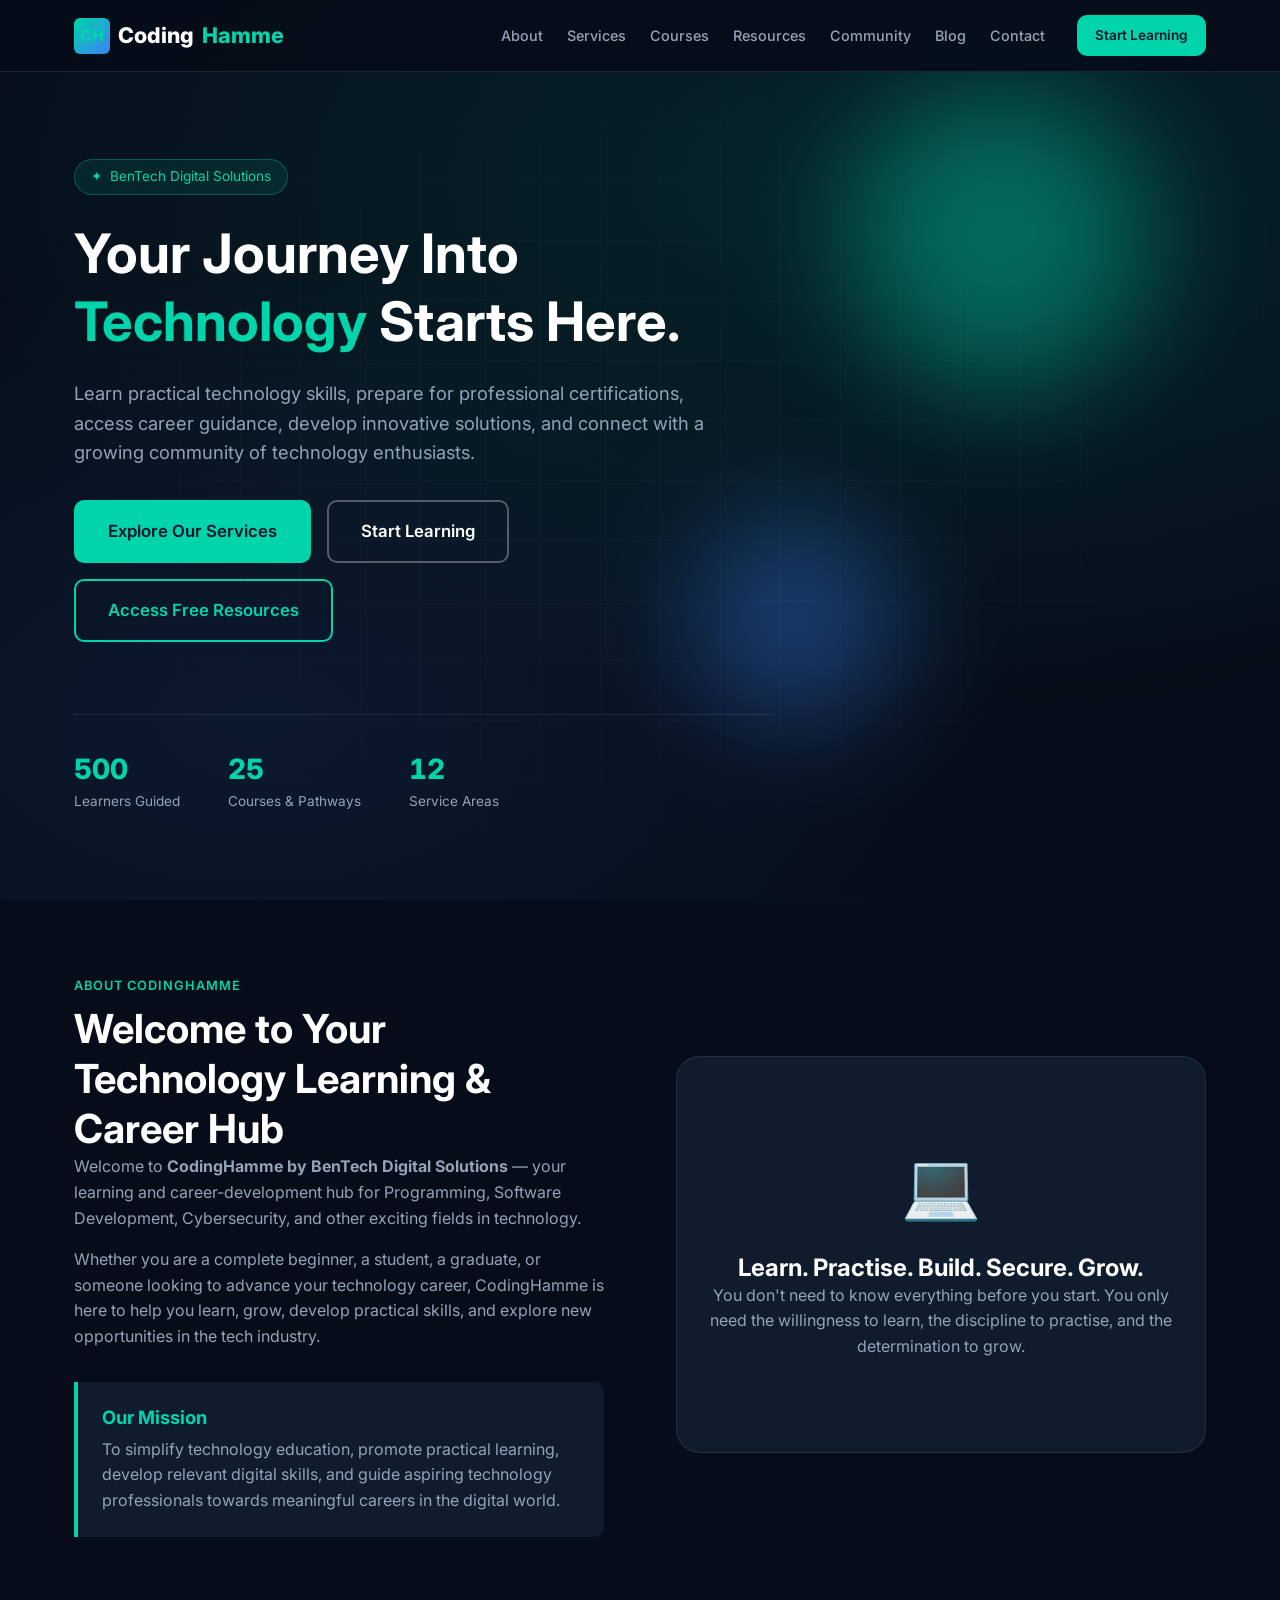
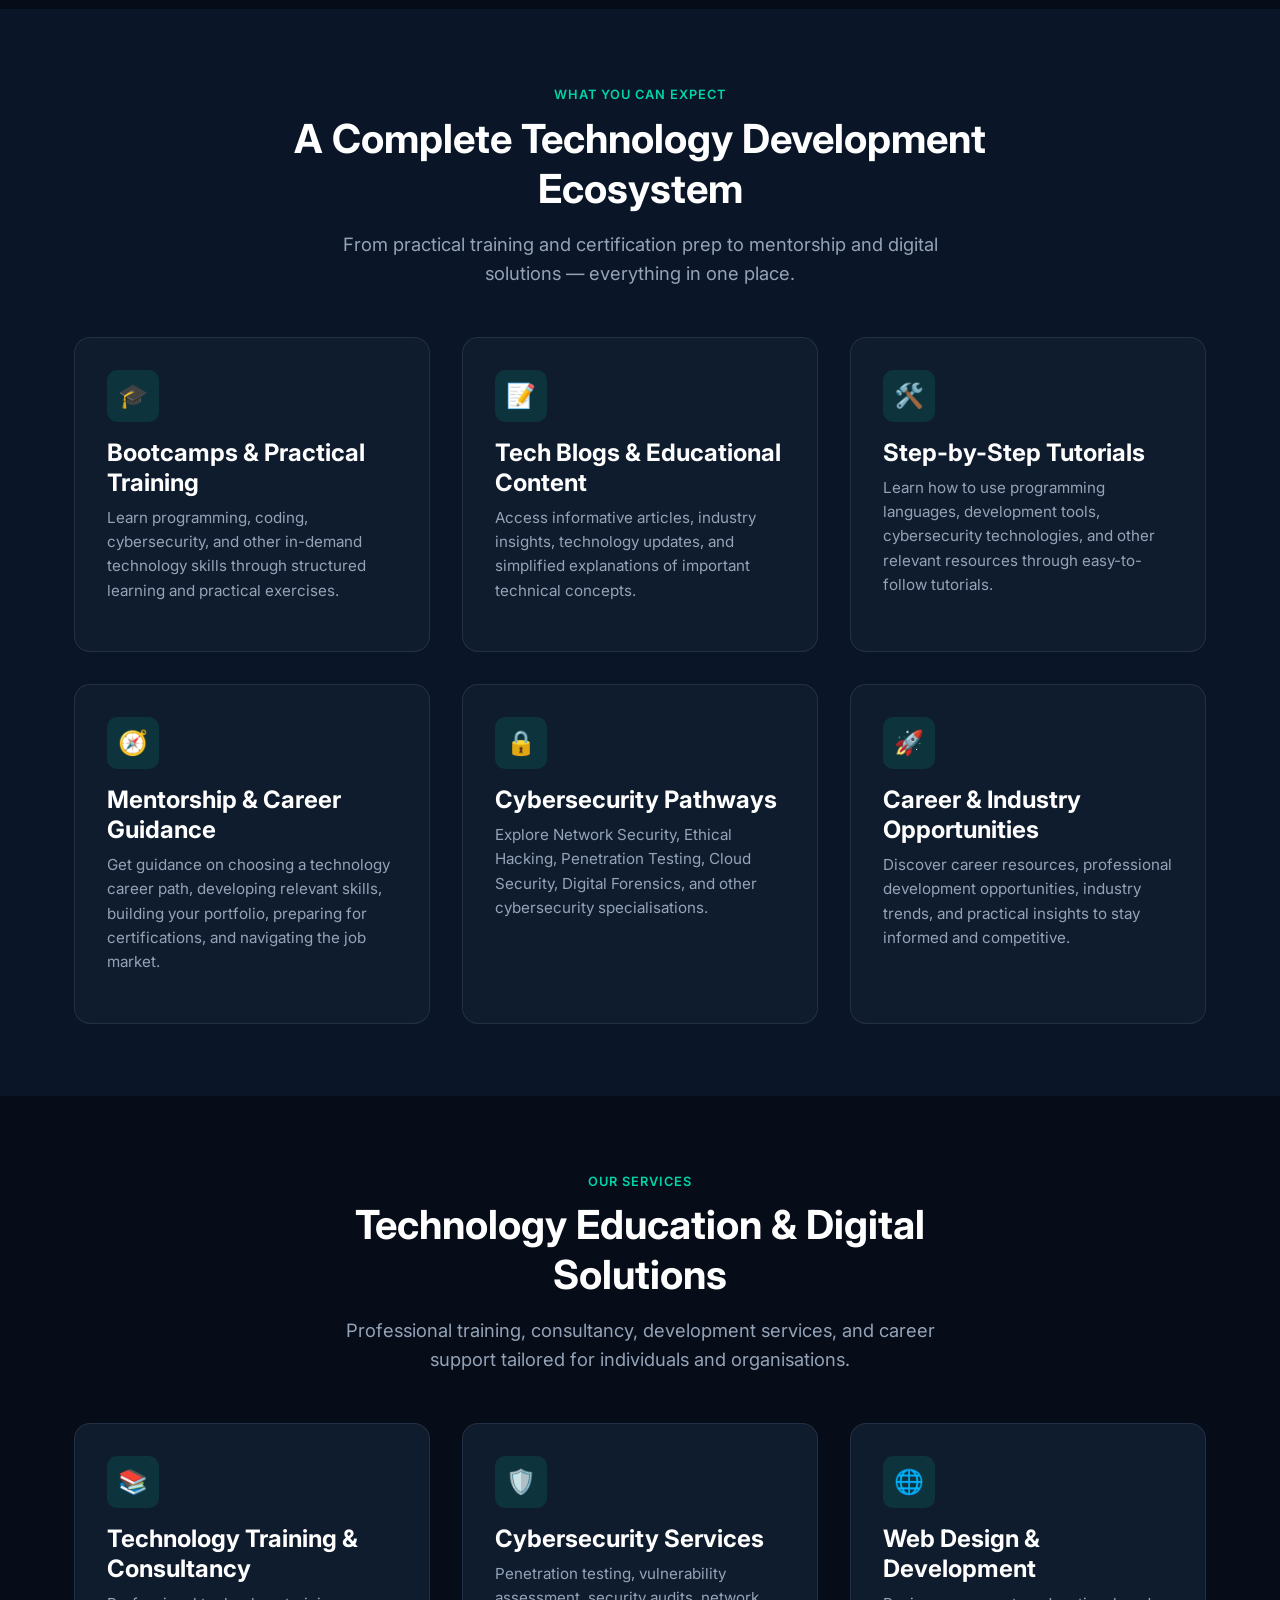
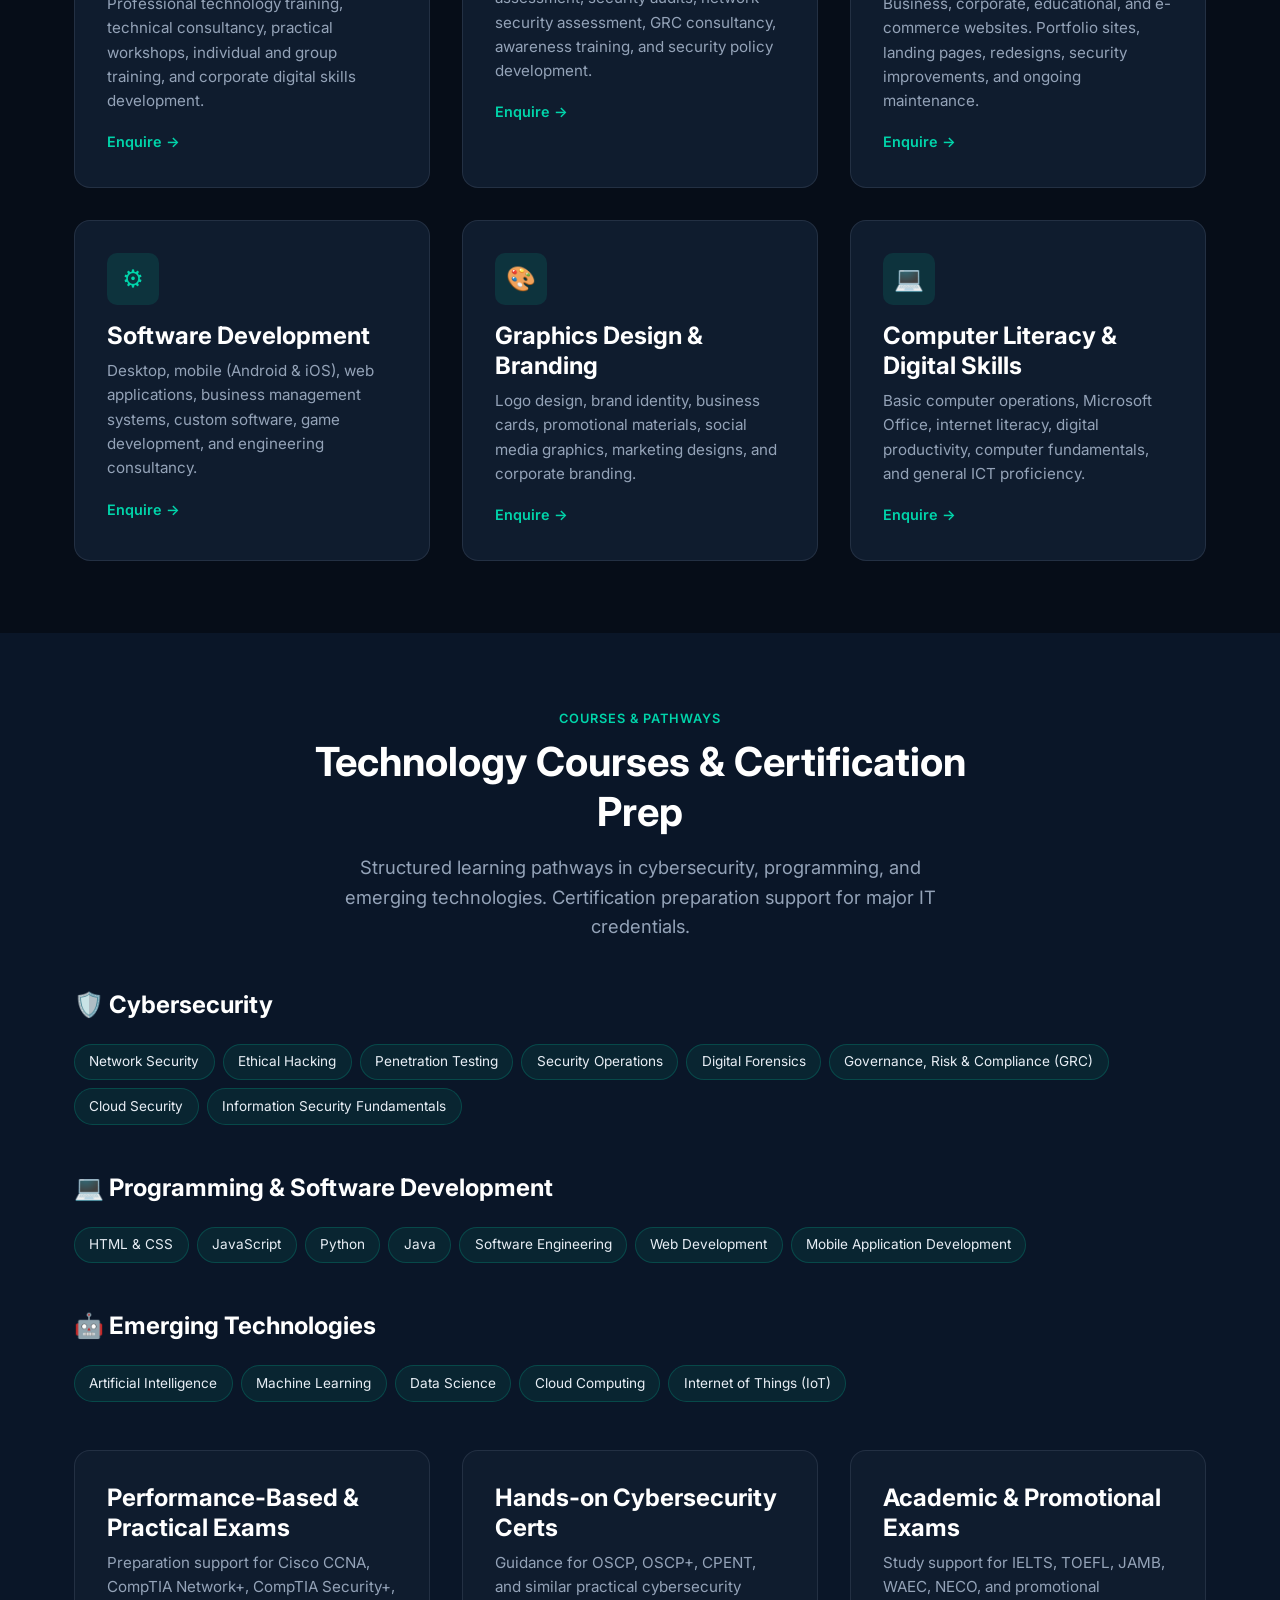
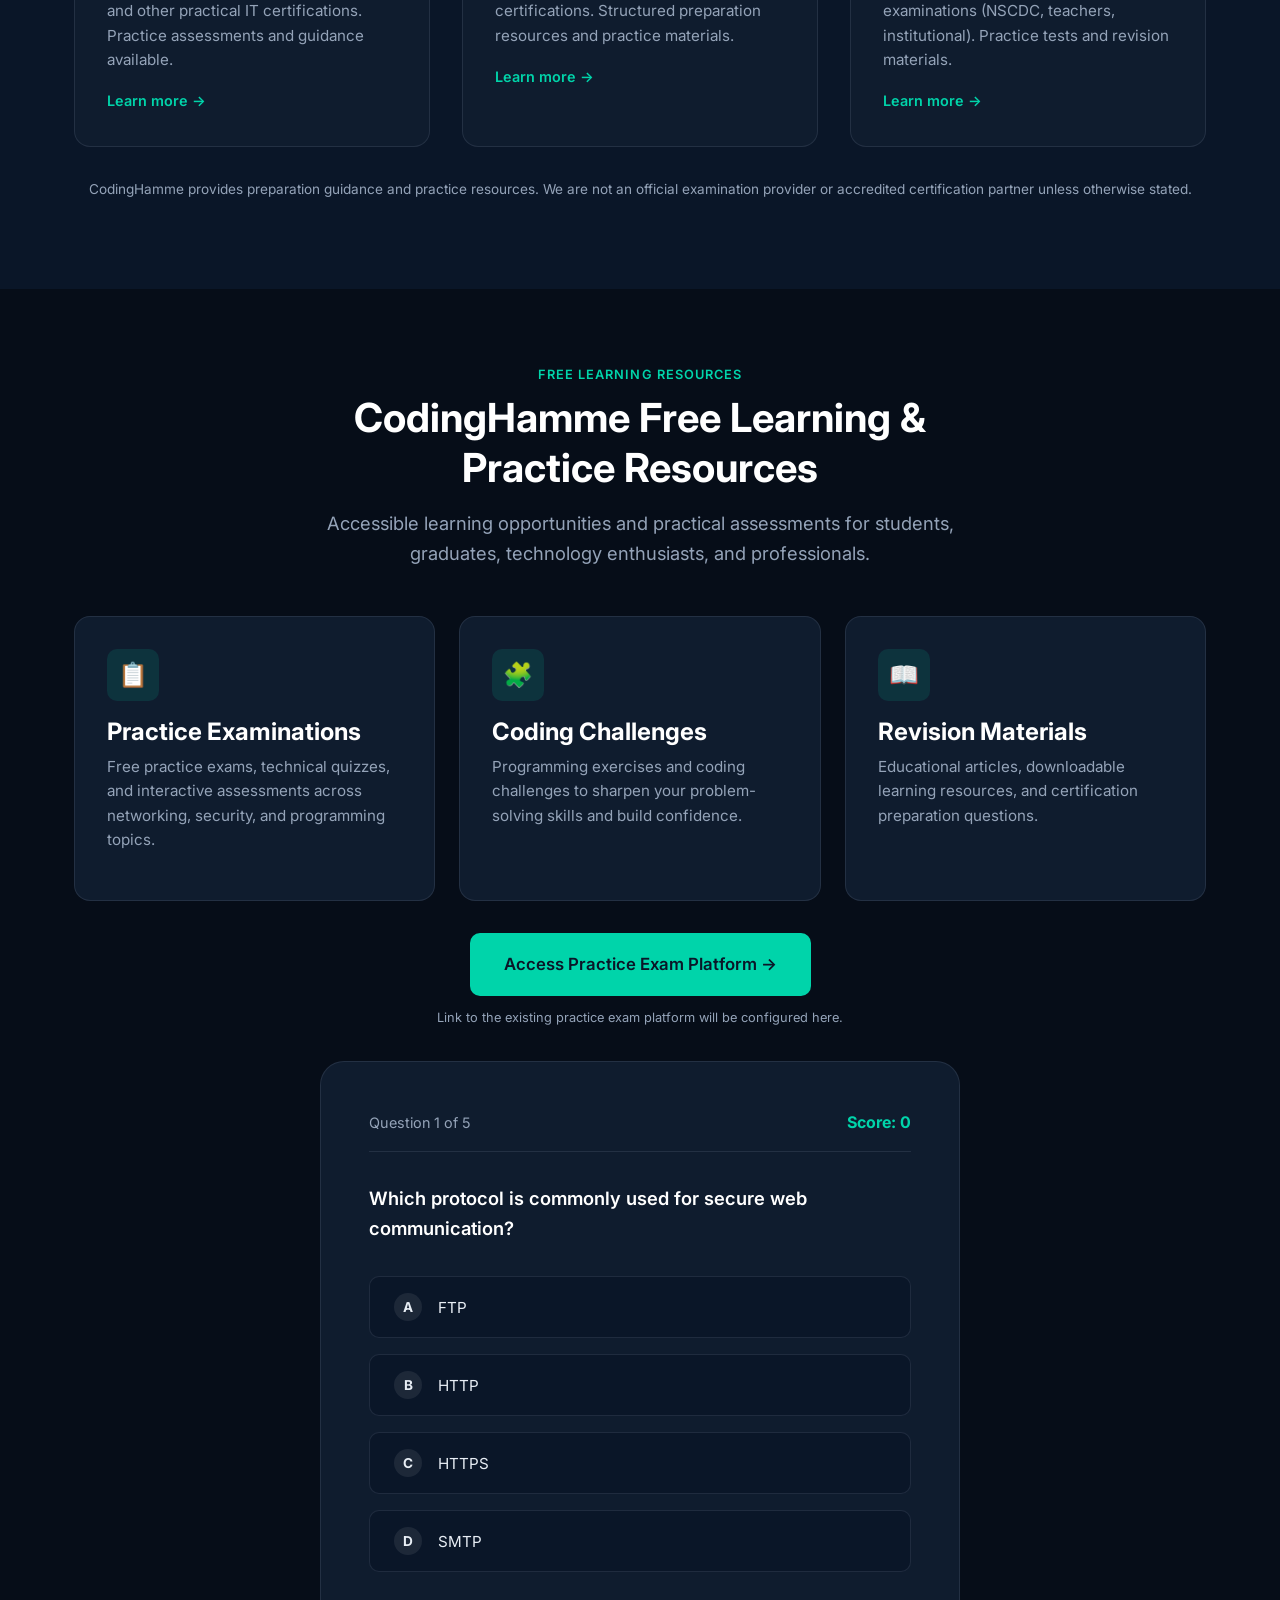
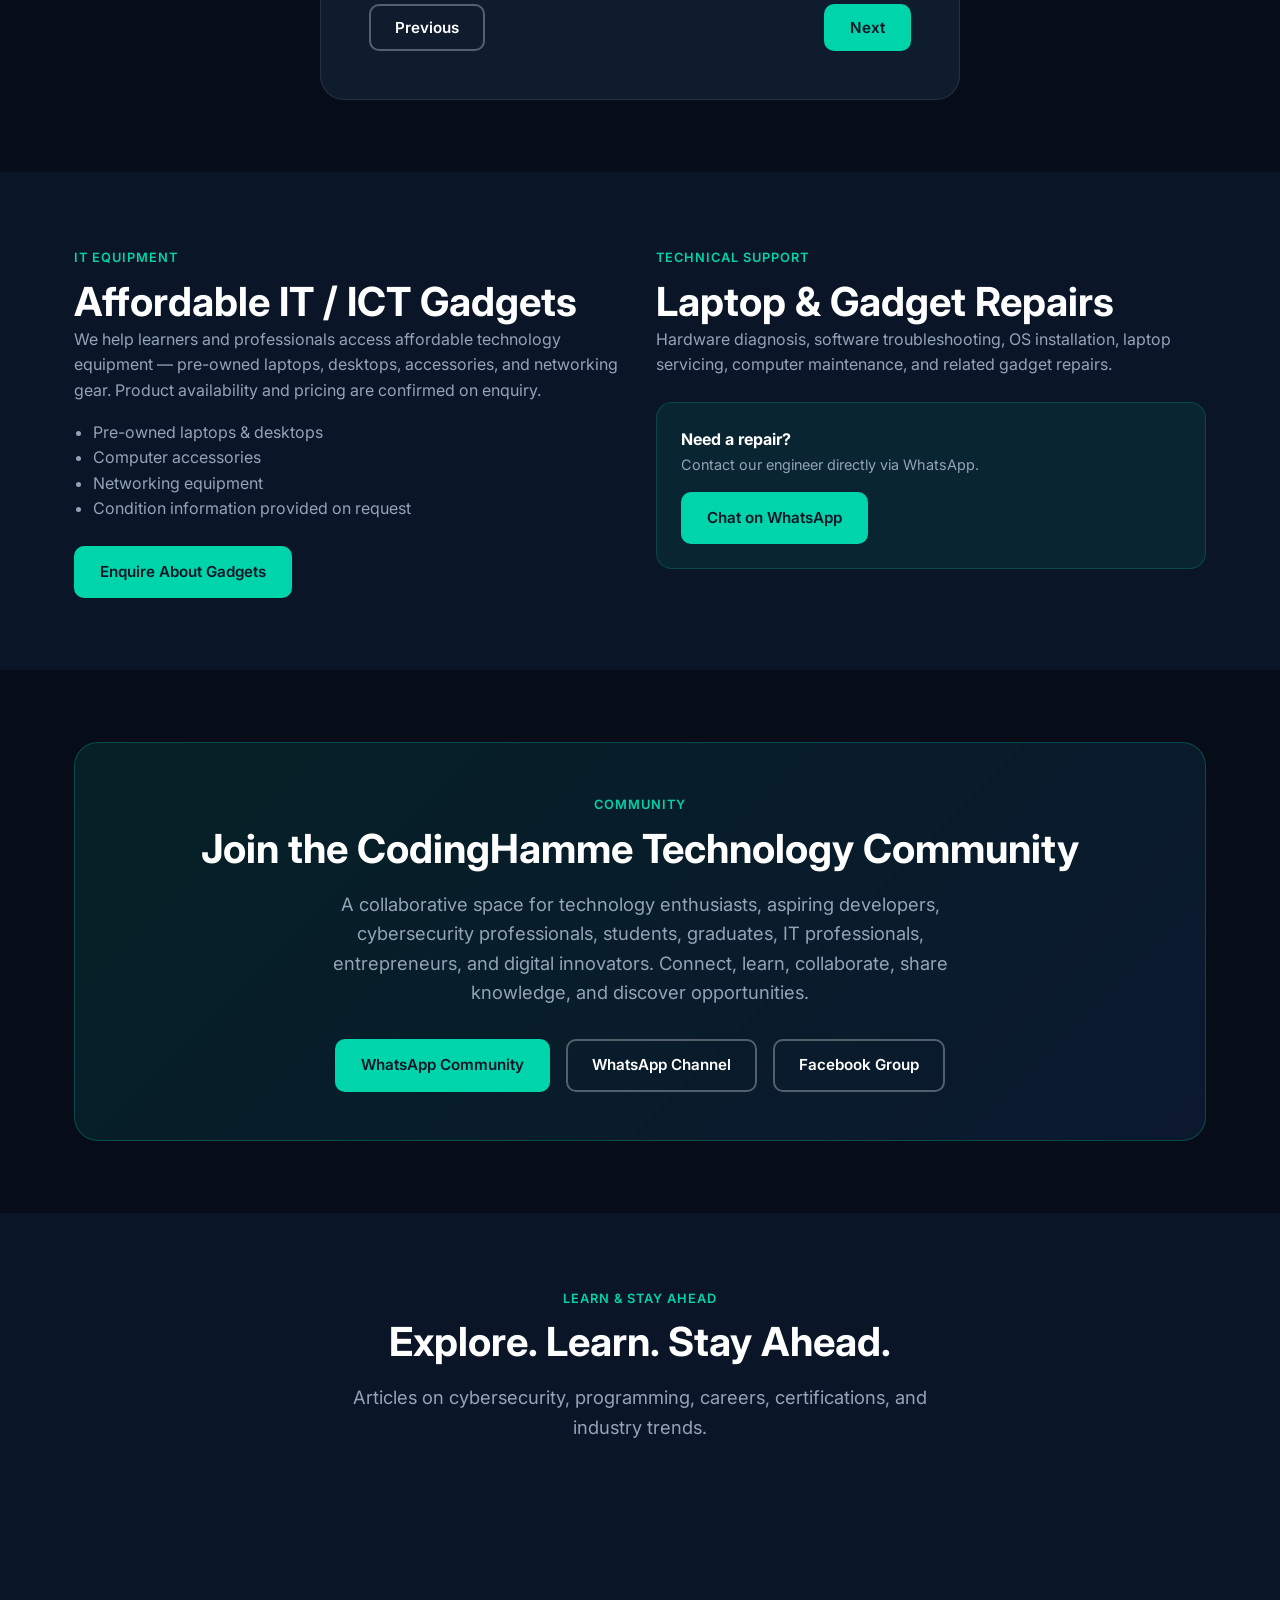
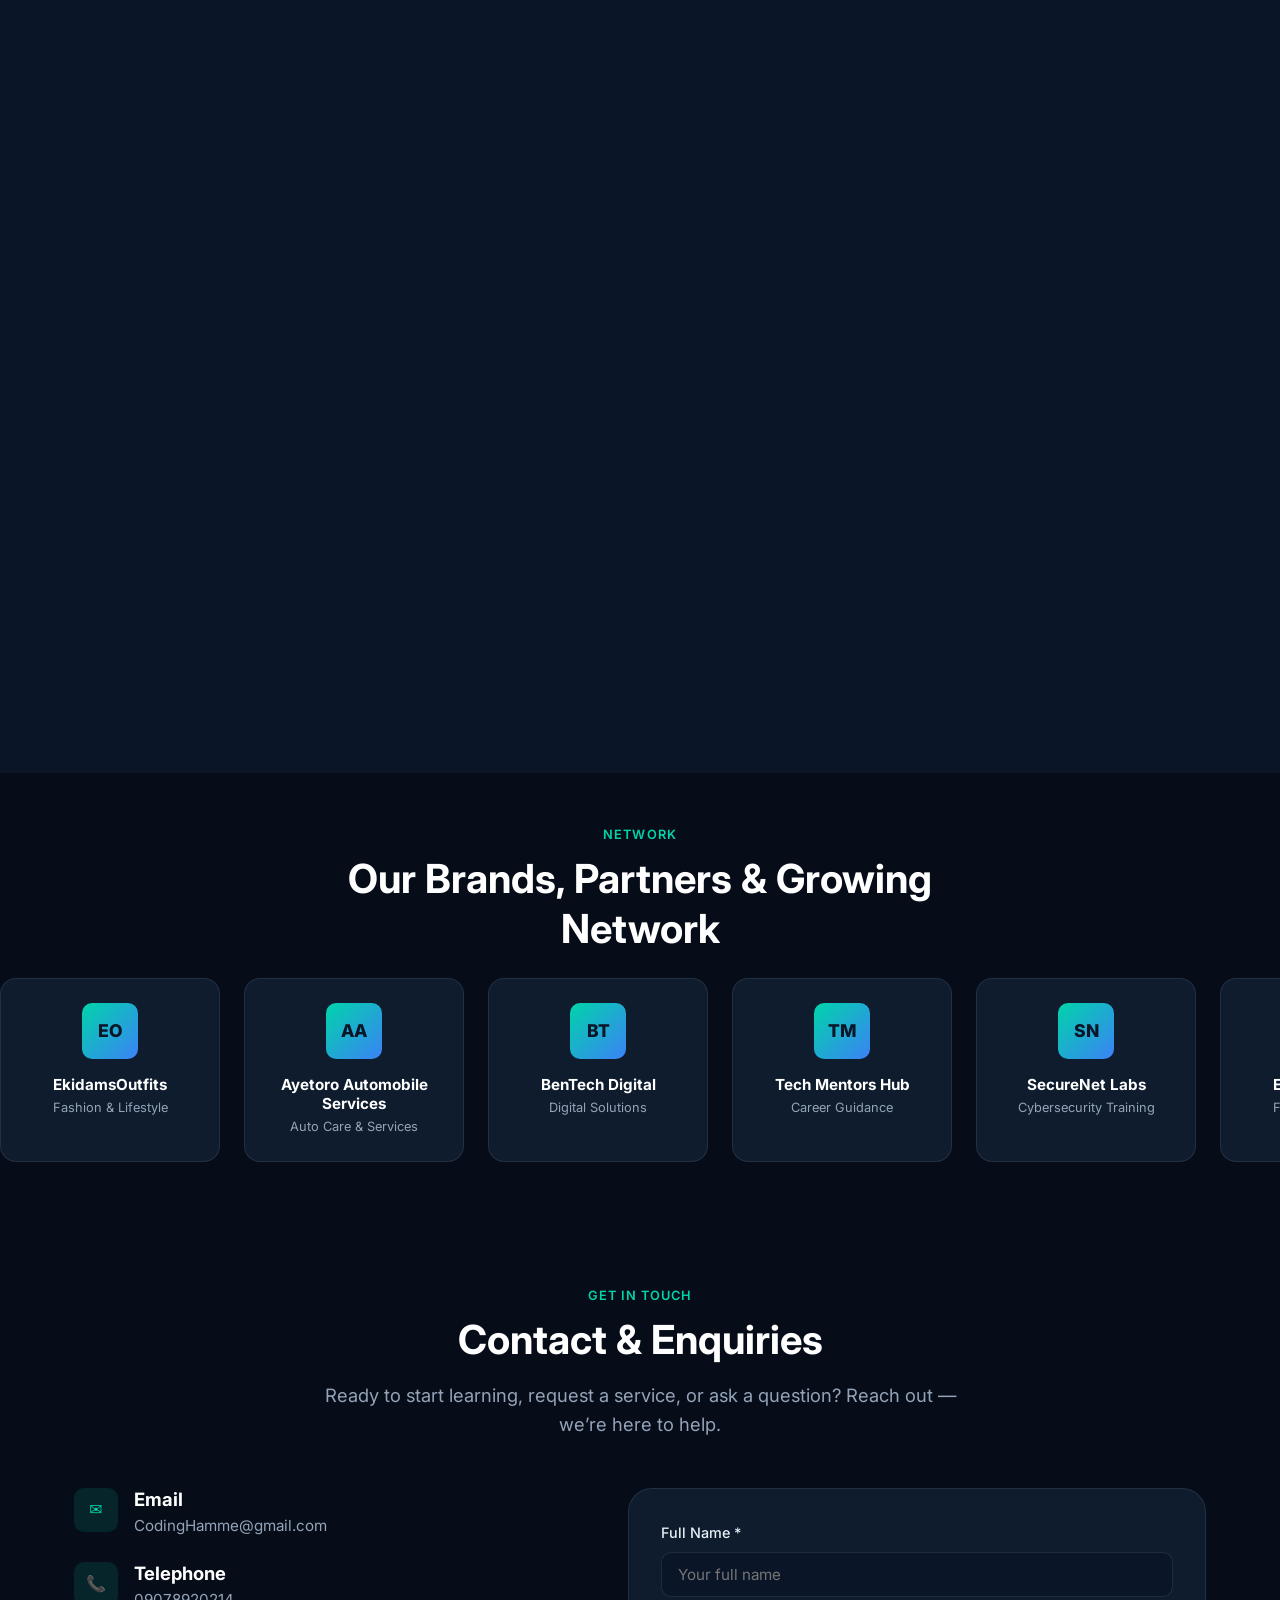
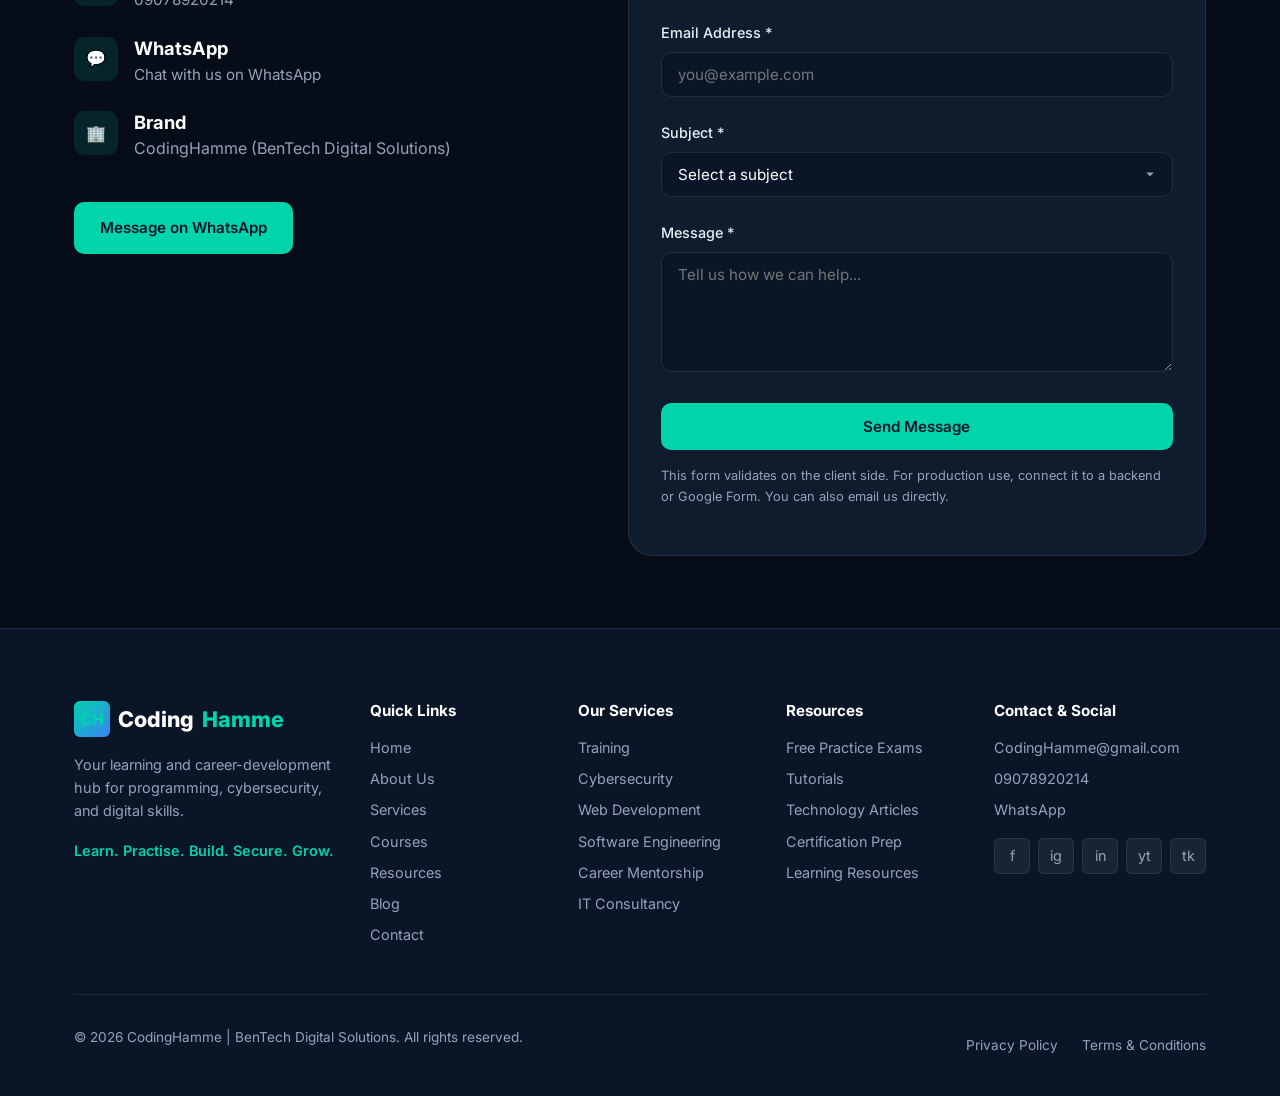
<file: index.html>
<!DOCTYPE html>
<html lang="en">
<head>
  <meta charset="UTF-8" />
  <meta name="viewport" content="width=device-width, initial-scale=1.0" />
  <meta name="description" content="CodingHamme by BenTech Digital Solutions — Learn practical technology skills, prepare for certifications, access career guidance, and build your future in tech." />
  <meta name="keywords" content="CodingHamme, technology education, cybersecurity training, programming courses, certification preparation, digital skills, BenTech" />
  <meta name="author" content="CodingHamme | BenTech Digital Solutions" />
  <meta property="og:title" content="CodingHamme — Learn. Practise. Build. Secure. Grow." />
  <meta property="og:description" content="Empowering Digital Skills. Building Technology Careers. Practical training, mentorship, and digital solutions." />
  <meta property="og:type" content="website" />
  <meta property="og:site_name" content="CodingHamme" />
  <title>CodingHamme | Learn. Practise. Build. Secure. Grow.</title>
  <link rel="preconnect" href="https://fonts.googleapis.com" />
  <link rel="preconnect" href="https://fonts.gstatic.com" crossorigin />
  <link href="https://fonts.googleapis.com/css2?family=Inter:wght@400;500;600;700;800&display=swap" rel="stylesheet" />
  <link rel="stylesheet" href="css/styles.css" />
</head>
<body>
  <!-- Header -->
  <header class="header">
    <div class="container header-inner">
      <a href="index.html" class="logo" aria-label="CodingHamme Home">
        <span class="logo-icon">CH</span>
        Coding<span>Hamme</span>
      </a>
      <nav class="nav" aria-label="Main navigation">
        <div class="nav-links">
          <a href="#about">About</a>
          <a href="#services">Services</a>
          <a href="#courses">Courses</a>
          <a href="#resources">Resources</a>
          <a href="#community">Community</a>
          <a href="#blog">Blog</a>
          <a href="#contact">Contact</a>
        </div>
        <div class="nav-cta">
          <a href="#resources" class="btn btn-primary btn-sm">Start Learning</a>
        </div>
      </nav>
      <button class="menu-toggle" aria-label="Toggle menu" aria-expanded="false">
        <span></span><span></span><span></span>
      </button>
    </div>
  </header>

  <!-- Mobile Navigation -->
  <nav class="mobile-nav" aria-label="Mobile navigation">
    <a href="#about">About</a>
    <a href="#services">Services</a>
    <a href="#courses">Courses</a>
    <a href="#resources">Resources</a>
    <a href="#community">Community</a>
    <a href="#blog">Blog</a>
    <a href="#contact">Contact</a>
    <a href="#resources" class="btn btn-primary" style="margin-top:1rem;">Start Learning</a>
  </nav>

  <main>
    <!-- Hero -->
    <section class="hero" id="home">
      <div class="hero-bg"></div>
      <div class="hero-grid"></div>
      <div class="floating-shape shape-1" aria-hidden="true"></div>
      <div class="floating-shape shape-2" aria-hidden="true"></div>
      <div class="container">
        <div class="hero-content">
          <div class="hero-badge">
            <span>✦</span> BenTech Digital Solutions
          </div>
          <h1>Your Journey Into <span class="highlight">Technology</span> Starts Here.</h1>
          <p class="lead">
            Learn practical technology skills, prepare for professional certifications, access career guidance, develop innovative solutions, and connect with a growing community of technology enthusiasts.
          </p>
          <div class="hero-actions">
            <a href="#services" class="btn btn-primary btn-lg">Explore Our Services</a>
            <a href="#resources" class="btn btn-secondary btn-lg">Start Learning</a>
            <a href="#resources" class="btn btn-outline btn-lg">Access Free Resources</a>
          </div>
          <div class="hero-stats">
            <div class="stat-item">
              <div class="stat-number" data-count="500">0</div>
              <div class="stat-label">Learners Guided</div>
            </div>
            <div class="stat-item">
              <div class="stat-number" data-count="25">0</div>
              <div class="stat-label">Courses & Pathways</div>
            </div>
            <div class="stat-item">
              <div class="stat-number" data-count="12">0</div>
              <div class="stat-label">Service Areas</div>
            </div>
          </div>
        </div>
      </div>
    </section>

    <!-- About / Introduction -->
    <section class="section" id="about">
      <div class="container">
        <div class="about-grid">
          <div class="reveal">
            <span class="section-label">About CodingHamme</span>
            <h2>Welcome to Your Technology Learning & Career Hub</h2>
            <p>
              Welcome to <strong>CodingHamme by BenTech Digital Solutions</strong> — your learning and career-development hub for Programming, Software Development, Cybersecurity, and other exciting fields in technology.
            </p>
            <p>
              Whether you are a complete beginner, a student, a graduate, or someone looking to advance your technology career, CodingHamme is here to help you learn, grow, develop practical skills, and explore new opportunities in the tech industry.
            </p>
            <div class="mission-box">
              <h4>Our Mission</h4>
              <p style="margin:0;">
                To simplify technology education, promote practical learning, develop relevant digital skills, and guide aspiring technology professionals towards meaningful careers in the digital world.
              </p>
            </div>
          </div>
          <div class="about-visual reveal">
            <div class="about-visual-content">
              <div class="about-visual-icon">💻</div>
              <h3>Learn. Practise. Build. Secure. Grow.</h3>
              <p>You don't need to know everything before you start. You only need the willingness to learn, the discipline to practise, and the determination to grow.</p>
            </div>
          </div>
        </div>
      </div>
    </section>

    <!-- What You Can Expect -->
    <section class="section section-alt">
      <div class="container">
        <div class="section-header reveal">
          <span class="section-label">What You Can Expect</span>
          <h2>A Complete Technology Development Ecosystem</h2>
          <p class="lead">From practical training and certification prep to mentorship and digital solutions — everything in one place.</p>
        </div>
        <div class="grid-3">
          <div class="card reveal">
            <div class="card-icon">🎓</div>
            <h3>Bootcamps & Practical Training</h3>
            <p>Learn programming, coding, cybersecurity, and other in-demand technology skills through structured learning and practical exercises.</p>
          </div>
          <div class="card reveal">
            <div class="card-icon">📝</div>
            <h3>Tech Blogs & Educational Content</h3>
            <p>Access informative articles, industry insights, technology updates, and simplified explanations of important technical concepts.</p>
          </div>
          <div class="card reveal">
            <div class="card-icon">🛠️</div>
            <h3>Step-by-Step Tutorials</h3>
            <p>Learn how to use programming languages, development tools, cybersecurity technologies, and other relevant resources through easy-to-follow tutorials.</p>
          </div>
          <div class="card reveal">
            <div class="card-icon">🧭</div>
            <h3>Mentorship & Career Guidance</h3>
            <p>Get guidance on choosing a technology career path, developing relevant skills, building your portfolio, preparing for certifications, and navigating the job market.</p>
          </div>
          <div class="card reveal">
            <div class="card-icon">🔒</div>
            <h3>Cybersecurity Pathways</h3>
            <p>Explore Network Security, Ethical Hacking, Penetration Testing, Cloud Security, Digital Forensics, and other cybersecurity specialisations.</p>
          </div>
          <div class="card reveal">
            <div class="card-icon">🚀</div>
            <h3>Career & Industry Opportunities</h3>
            <p>Discover career resources, professional development opportunities, industry trends, and practical insights to stay informed and competitive.</p>
          </div>
        </div>
      </div>
    </section>

    <!-- Services -->
    <section class="section" id="services">
      <div class="container">
        <div class="section-header reveal">
          <span class="section-label">Our Services</span>
          <h2>Technology Education & Digital Solutions</h2>
          <p class="lead">Professional training, consultancy, development services, and career support tailored for individuals and organisations.</p>
        </div>
        <div class="grid-3">
          <div class="card reveal">
            <div class="card-icon">📚</div>
            <h3>Technology Training & Consultancy</h3>
            <p>Professional technology training, technical consultancy, practical workshops, individual and group training, and corporate digital skills development.</p>
            <a href="#contact" class="card-link">Enquire →</a>
          </div>
          <div class="card reveal">
            <div class="card-icon">🛡️</div>
            <h3>Cybersecurity Services</h3>
            <p>Penetration testing, vulnerability assessment, security audits, network security assessment, GRC consultancy, awareness training, and security policy development.</p>
            <a href="#contact" class="card-link">Enquire →</a>
          </div>
          <div class="card reveal">
            <div class="card-icon">🌐</div>
            <h3>Web Design & Development</h3>
            <p>Business, corporate, educational, and e-commerce websites. Portfolio sites, landing pages, redesigns, security improvements, and ongoing maintenance.</p>
            <a href="#contact" class="card-link">Enquire →</a>
          </div>
          <div class="card reveal">
            <div class="card-icon">⚙️</div>
            <h3>Software Development</h3>
            <p>Desktop, mobile (Android & iOS), web applications, business management systems, custom software, game development, and engineering consultancy.</p>
            <a href="#contact" class="card-link">Enquire →</a>
          </div>
          <div class="card reveal">
            <div class="card-icon">🎨</div>
            <h3>Graphics Design & Branding</h3>
            <p>Logo design, brand identity, business cards, promotional materials, social media graphics, marketing designs, and corporate branding.</p>
            <a href="#contact" class="card-link">Enquire →</a>
          </div>
          <div class="card reveal">
            <div class="card-icon">💻</div>
            <h3>Computer Literacy & Digital Skills</h3>
            <p>Basic computer operations, Microsoft Office, internet literacy, digital productivity, computer fundamentals, and general ICT proficiency.</p>
            <a href="#contact" class="card-link">Enquire →</a>
          </div>
        </div>
      </div>
    </section>

    <!-- Courses -->
    <section class="section section-alt" id="courses">
      <div class="container">
        <div class="section-header reveal">
          <span class="section-label">Courses & Pathways</span>
          <h2>Technology Courses & Certification Prep</h2>
          <p class="lead">Structured learning pathways in cybersecurity, programming, and emerging technologies. Certification preparation support for major IT credentials.</p>
        </div>

        <div class="service-category reveal">
          <h3>🛡️ Cybersecurity</h3>
          <div class="service-tags" id="course-cyber"></div>
        </div>

        <div class="service-category reveal">
          <h3>💻 Programming & Software Development</h3>
          <div class="service-tags" id="course-prog"></div>
        </div>

        <div class="service-category reveal">
          <h3>🤖 Emerging Technologies</h3>
          <div class="service-tags" id="course-emerging"></div>
        </div>

        <div class="grid-3 mt-2">
          <div class="card reveal">
            <h3>Performance-Based & Practical Exams</h3>
            <p>Preparation support for Cisco CCNA, CompTIA Network+, CompTIA Security+, and other practical IT certifications. Practice assessments and guidance available.</p>
            <a href="#contact" class="card-link">Learn more →</a>
          </div>
          <div class="card reveal">
            <h3>Hands-on Cybersecurity Certs</h3>
            <p>Guidance for OSCP, OSCP+, CPENT, and similar practical cybersecurity certifications. Structured preparation resources and practice materials.</p>
            <a href="#contact" class="card-link">Learn more →</a>
          </div>
          <div class="card reveal">
            <h3>Academic & Promotional Exams</h3>
            <p>Study support for IELTS, TOEFL, JAMB, WAEC, NECO, and promotional examinations (NSCDC, teachers, institutional). Practice tests and revision materials.</p>
            <a href="#contact" class="card-link">Learn more →</a>
          </div>
        </div>
        <p class="text-center mt-2" style="font-size:0.85rem;color:var(--text-muted);">
          CodingHamme provides preparation guidance and practice resources. We are not an official examination provider or accredited certification partner unless otherwise stated.
        </p>
      </div>
    </section>

    <!-- Free Resources + Quiz Demo -->
    <section class="section" id="resources">
      <div class="container">
        <div class="section-header reveal">
          <span class="section-label">Free Learning Resources</span>
          <h2>CodingHamme Free Learning & Practice Resources</h2>
          <p class="lead">Accessible learning opportunities and practical assessments for students, graduates, technology enthusiasts, and professionals.</p>
        </div>

        <div class="resource-cards mb-2">
          <div class="card reveal">
            <div class="card-icon">📋</div>
            <h3>Practice Examinations</h3>
            <p>Free practice exams, technical quizzes, and interactive assessments across networking, security, and programming topics.</p>
          </div>
          <div class="card reveal">
            <div class="card-icon">🧩</div>
            <h3>Coding Challenges</h3>
            <p>Programming exercises and coding challenges to sharpen your problem-solving skills and build confidence.</p>
          </div>
          <div class="card reveal">
            <div class="card-icon">📖</div>
            <h3>Revision Materials</h3>
            <p>Educational articles, downloadable learning resources, and certification preparation questions.</p>
          </div>
        </div>

        <div class="text-center mb-2 reveal">
          <a href="#" class="btn btn-primary btn-lg" data-practice-exams>Access Practice Exam Platform →</a>
          <p class="form-note" style="margin-top:0.75rem;">Link to the existing practice exam platform will be configured here.</p>
        </div>

        <!-- Interactive Quiz Demo -->
        <div class="quiz-container reveal" id="quiz-container">
          <div class="quiz-header">
            <span class="quiz-progress" id="quiz-progress">Question 1 of 5</span>
            <span class="quiz-score" id="quiz-score">Score: 0</span>
          </div>
          <div id="quiz-body">
            <div class="quiz-question" id="quiz-question"></div>
            <div class="quiz-options" id="quiz-options"></div>
            <div class="quiz-actions">
              <button class="btn btn-secondary" id="quiz-prev">Previous</button>
              <button class="btn btn-primary" id="quiz-next">Next</button>
            </div>
          </div>
          <div class="quiz-result hidden" id="quiz-result"></div>
        </div>
      </div>
    </section>

    <!-- Gadgets & Repairs -->
    <section class="section section-alt" id="gadgets">
      <div class="container">
        <div class="grid-2">
          <div class="reveal">
            <span class="section-label">IT Equipment</span>
            <h2>Affordable IT / ICT Gadgets</h2>
            <p>We help learners and professionals access affordable technology equipment — pre-owned laptops, desktops, accessories, and networking gear. Product availability and pricing are confirmed on enquiry.</p>
            <ul style="color:var(--text-muted);margin:1rem 0 1.5rem;padding-left:1.2rem;list-style:disc;">
              <li>Pre-owned laptops & desktops</li>
              <li>Computer accessories</li>
              <li>Networking equipment</li>
              <li>Condition information provided on request</li>
            </ul>
            <a href="#contact" class="btn btn-primary">Enquire About Gadgets</a>
          </div>
          <div class="reveal">
            <span class="section-label">Technical Support</span>
            <h2>Laptop & Gadget Repairs</h2>
            <p>Hardware diagnosis, software troubleshooting, OS installation, laptop servicing, computer maintenance, and related gadget repairs.</p>
            <div class="repair-cta">
              <div>
                <strong style="color:var(--white);">Need a repair?</strong>
                <p style="margin:0;font-size:0.9rem;">Contact our engineer directly via WhatsApp.</p>
              </div>
              <a href="#" class="btn btn-primary" data-engineer-whatsapp target="_blank" rel="noopener">Chat on WhatsApp</a>
            </div>
          </div>
        </div>
      </div>
    </section>

    <!-- Community -->
    <section class="section" id="community">
      <div class="container">
        <div class="community-box reveal">
          <span class="section-label">Community</span>
          <h2>Join the CodingHamme Technology Community</h2>
          <p class="lead" style="margin:1rem auto;">
            A collaborative space for technology enthusiasts, aspiring developers, cybersecurity professionals, students, graduates, IT professionals, entrepreneurs, and digital innovators. Connect, learn, collaborate, share knowledge, and discover opportunities.
          </p>
          <div class="community-links">
            <a href="#" class="btn btn-primary" data-community="whatsappGroup">WhatsApp Community</a>
            <a href="#" class="btn btn-secondary" data-community="whatsappChannel">WhatsApp Channel</a>
            <a href="#" class="btn btn-secondary" data-community="facebookGroup">Facebook Group</a>
          </div>
        </div>
      </div>
    </section>

    <!-- Blog -->
    <section class="section section-alt" id="blog">
      <div class="container">
        <div class="section-header reveal">
          <span class="section-label">Learn & Stay Ahead</span>
          <h2>Explore. Learn. Stay Ahead.</h2>
          <p class="lead">Articles on cybersecurity, programming, careers, certifications, and industry trends.</p>
        </div>
        <div class="blog-grid" id="blog-grid"></div>
      </div>
    </section>

    <!-- Affiliates Slider -->
    <section class="slider-section" id="partners">
      <div class="container">
        <div class="section-header reveal" style="margin-bottom:1.5rem;">
          <span class="section-label">Network</span>
          <h2>Our Brands, Partners & Growing Network</h2>
        </div>
      </div>
      <div class="slider-track" id="affiliate-track" aria-label="Partner brands carousel"></div>
    </section>

    <!-- Contact -->
    <section class="section" id="contact">
      <div class="container">
        <div class="section-header reveal">
          <span class="section-label">Get in Touch</span>
          <h2>Contact & Enquiries</h2>
          <p class="lead">Ready to start learning, request a service, or ask a question? Reach out — we’re here to help.</p>
        </div>
        <div class="contact-grid">
          <div class="contact-info reveal">
            <div class="contact-item">
              <div class="contact-icon">✉️</div>
              <div>
                <h4>Email</h4>
                <a href="mailto:CodingHamme@gmail.com" data-email="text">CodingHamme@gmail.com</a>
              </div>
            </div>
            <div class="contact-item">
              <div class="contact-icon">📞</div>
              <div>
                <h4>Telephone</h4>
                <a href="tel:+2349078920214" data-phone="text">09078920214</a>
              </div>
            </div>
            <div class="contact-item">
              <div class="contact-icon">💬</div>
              <div>
                <h4>WhatsApp</h4>
                <a href="#" data-whatsapp target="_blank" rel="noopener">Chat with us on WhatsApp</a>
              </div>
            </div>
            <div class="contact-item">
              <div class="contact-icon">🏢</div>
              <div>
                <h4>Brand</h4>
                <p style="margin:0;color:var(--text-muted);">CodingHamme (BenTech Digital Solutions)</p>
              </div>
            </div>
            <div class="mt-1">
              <a href="#" class="btn btn-primary" data-whatsapp target="_blank" rel="noopener">Message on WhatsApp</a>
            </div>
          </div>

          <form class="contact-form reveal" id="contact-form" novalidate>
            <div class="form-group">
              <label for="cf-name">Full Name *</label>
              <input type="text" id="cf-name" name="name" required autocomplete="name" placeholder="Your full name" />
            </div>
            <div class="form-group">
              <label for="cf-email">Email Address *</label>
              <input type="email" id="cf-email" name="email" required autocomplete="email" placeholder="you@example.com" />
            </div>
            <div class="form-group">
              <label for="cf-subject">Subject *</label>
              <select id="cf-subject" name="subject" required>
                <option value="">Select a subject</option>
                <option value="Training Enquiry">Training Enquiry</option>
                <option value="Course Enrolment">Course Enrolment</option>
                <option value="Cybersecurity Services">Cybersecurity Services</option>
                <option value="Web Development">Web Development</option>
                <option value="Certification Prep">Certification Preparation</option>
                <option value="Gadget / Repair">Gadget / Repair Enquiry</option>
                <option value="General">General Enquiry</option>
              </select>
            </div>
            <div class="form-group">
              <label for="cf-message">Message *</label>
              <textarea id="cf-message" name="message" required placeholder="Tell us how we can help..."></textarea>
            </div>
            <button type="submit" class="btn btn-primary btn-block">Send Message</button>
            <p class="form-note" id="form-feedback">
              This form validates on the client side. For production use, connect it to a backend or Google Form. You can also email us directly.
            </p>
          </form>
        </div>
      </div>
    </section>
  </main>

  <!-- Footer -->
  <footer class="footer">
    <div class="container">
      <div class="footer-grid">
        <div class="footer-brand">
          <a href="index.html" class="logo">
            <span class="logo-icon">CH</span>
            Coding<span>Hamme</span>
          </a>
          <p>Your learning and career-development hub for programming, cybersecurity, and digital skills.</p>
          <p class="slogan">Learn. Practise. Build. Secure. Grow.</p>
        </div>
        <div>
          <h4>Quick Links</h4>
          <div class="footer-links">
            <a href="#home">Home</a>
            <a href="#about">About Us</a>
            <a href="#services">Services</a>
            <a href="#courses">Courses</a>
            <a href="#resources">Resources</a>
            <a href="#blog">Blog</a>
            <a href="#contact">Contact</a>
          </div>
        </div>
        <div>
          <h4>Our Services</h4>
          <div class="footer-links">
            <a href="#services">Training</a>
            <a href="#services">Cybersecurity</a>
            <a href="#services">Web Development</a>
            <a href="#services">Software Engineering</a>
            <a href="#services">Career Mentorship</a>
            <a href="#services">IT Consultancy</a>
          </div>
        </div>
        <div>
          <h4>Resources</h4>
          <div class="footer-links">
            <a href="#resources">Free Practice Exams</a>
            <a href="#resources">Tutorials</a>
            <a href="#blog">Technology Articles</a>
            <a href="#courses">Certification Prep</a>
            <a href="#resources">Learning Resources</a>
          </div>
        </div>
        <div>
          <h4>Contact & Social</h4>
          <div class="footer-links">
            <a href="mailto:CodingHamme@gmail.com">CodingHamme@gmail.com</a>
            <a href="tel:+2349078920214">09078920214</a>
            <a href="#" data-whatsapp>WhatsApp</a>
          </div>
          <div class="footer-social">
            <a href="#" class="social-icon" data-social="facebook" aria-label="Facebook">f</a>
            <a href="#" class="social-icon" data-social="instagram" aria-label="Instagram">ig</a>
            <a href="#" class="social-icon" data-social="linkedin" aria-label="LinkedIn">in</a>
            <a href="#" class="social-icon" data-social="youtube" aria-label="YouTube">yt</a>
            <a href="#" class="social-icon" data-social="tiktok" aria-label="TikTok">tk</a>
          </div>
        </div>
      </div>
      <div class="footer-bottom">
        <p>&copy; <span id="year"></span> CodingHamme | BenTech Digital Solutions. All rights reserved.</p>
        <div style="display:flex;gap:1.5rem;">
          <a href="pages/privacy-policy.html">Privacy Policy</a>
          <a href="pages/privacy-policy.html">Terms & Conditions</a>
        </div>
      </div>
    </div>
  </footer>

  <a href="#home" class="back-to-top" aria-label="Back to top">↑</a>

  <script>
    document.getElementById("year").textContent = new Date().getFullYear();
  </script>
  <script src="js/config.js"></script>
  <script src="js/animations.js"></script>
  <script src="js/slider.js"></script>
  <script src="js/quiz.js"></script>
  <script src="js/app.js"></script>
</body>
</html>
</file>
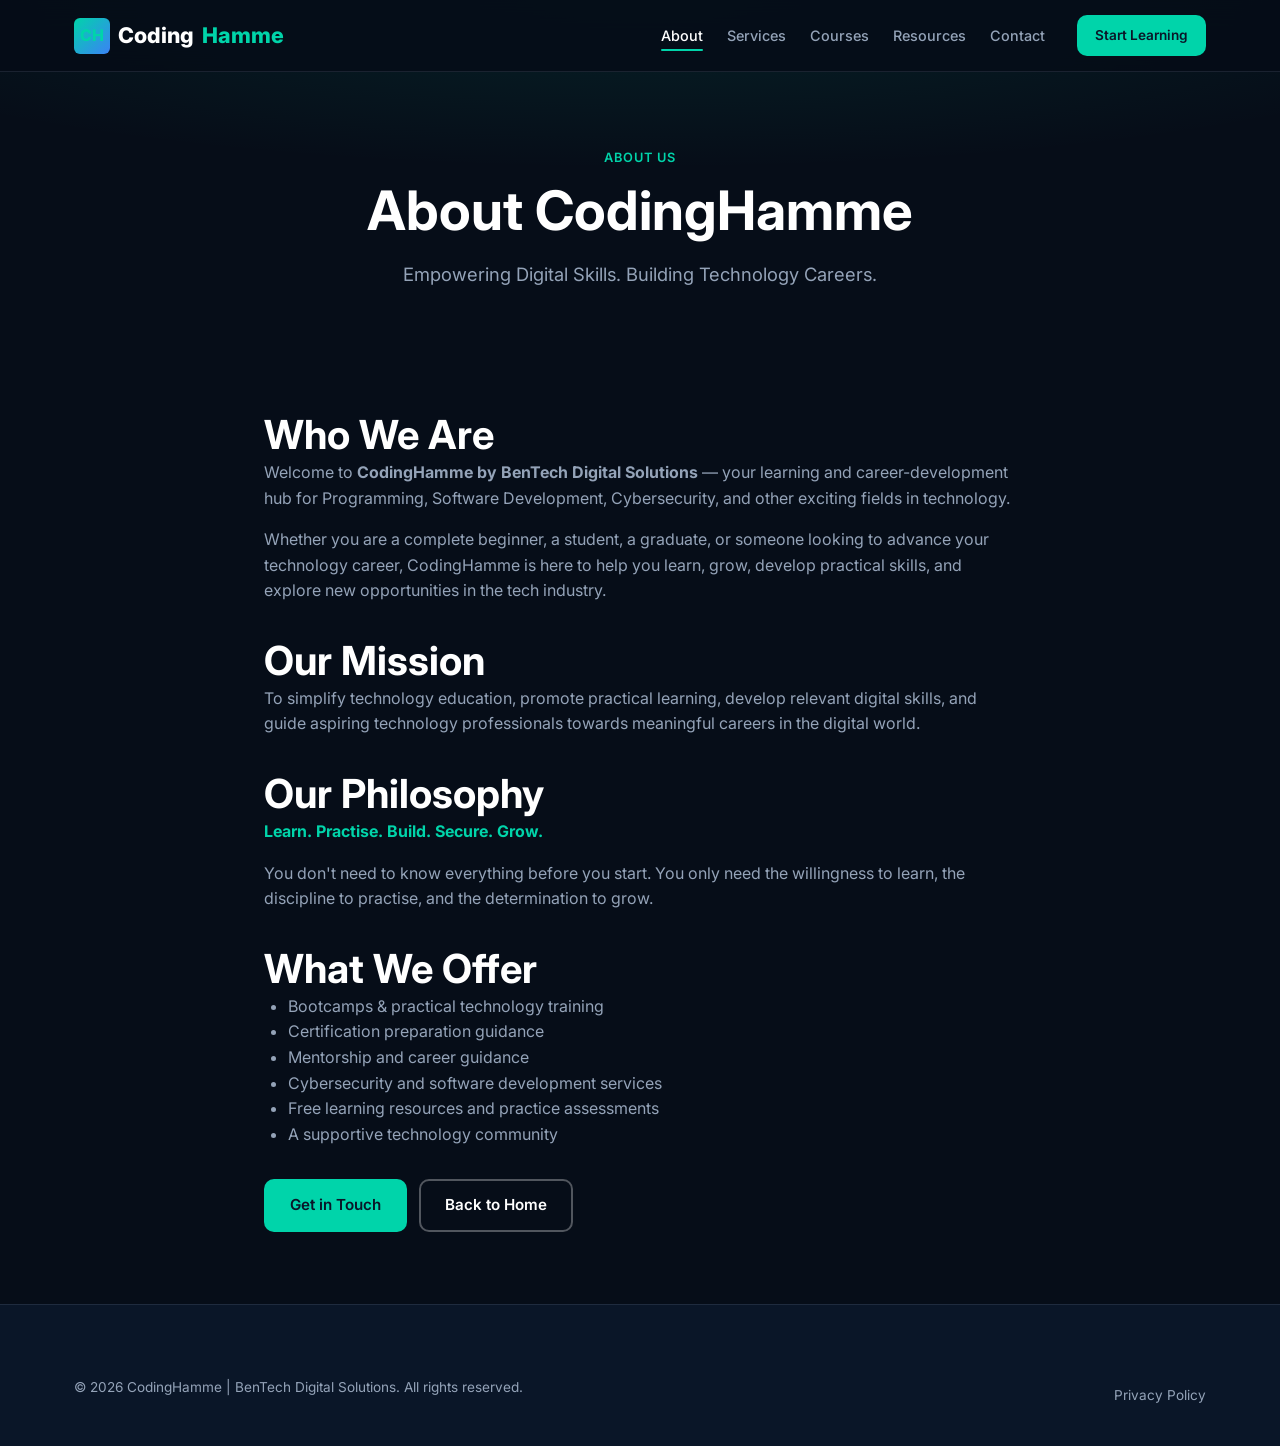
<file: pages/about.html>
<!DOCTYPE html>
<html lang="en">
<head>
  <meta charset="UTF-8" />
  <meta name="viewport" content="width=device-width, initial-scale=1.0" />
  <meta name="description" content="About CodingHamme by BenTech Digital Solutions — our mission, philosophy, and commitment to technology education and career development." />
  <title>About Us | CodingHamme</title>
  <link rel="preconnect" href="https://fonts.googleapis.com" />
  <link rel="preconnect" href="https://fonts.gstatic.com" crossorigin />
  <link href="https://fonts.googleapis.com/css2?family=Inter:wght@400;500;600;700;800&display=swap" rel="stylesheet" />
  <link rel="stylesheet" href="../css/styles.css" />
</head>
<body>
  <header class="header">
    <div class="container header-inner">
      <a href="../index.html" class="logo"><span class="logo-icon">CH</span>Coding<span>Hamme</span></a>
      <nav class="nav">
        <div class="nav-links">
          <a href="../index.html#about" class="active">About</a>
          <a href="../index.html#services">Services</a>
          <a href="../index.html#courses">Courses</a>
          <a href="../index.html#resources">Resources</a>
          <a href="../index.html#contact">Contact</a>
        </div>
        <div class="nav-cta"><a href="../index.html#resources" class="btn btn-primary btn-sm">Start Learning</a></div>
      </nav>
      <button class="menu-toggle" aria-label="Toggle menu"><span></span><span></span><span></span></button>
    </div>
  </header>
  <nav class="mobile-nav">
    <a href="../index.html#about">About</a>
    <a href="../index.html#services">Services</a>
    <a href="../index.html#courses">Courses</a>
    <a href="../index.html#resources">Resources</a>
    <a href="../index.html#contact">Contact</a>
  </nav>

  <section class="page-hero">
    <div class="container">
      <span class="section-label">About Us</span>
      <h1>About CodingHamme</h1>
      <p class="lead" style="margin:1rem auto 0;">Empowering Digital Skills. Building Technology Careers.</p>
    </div>
  </section>

  <section class="section">
    <div class="container" style="max-width:800px;">
      <h2>Who We Are</h2>
      <p>Welcome to <strong>CodingHamme by BenTech Digital Solutions</strong> — your learning and career-development hub for Programming, Software Development, Cybersecurity, and other exciting fields in technology.</p>
      <p>Whether you are a complete beginner, a student, a graduate, or someone looking to advance your technology career, CodingHamme is here to help you learn, grow, develop practical skills, and explore new opportunities in the tech industry.</p>

      <h2 class="mt-2">Our Mission</h2>
      <p>To simplify technology education, promote practical learning, develop relevant digital skills, and guide aspiring technology professionals towards meaningful careers in the digital world.</p>

      <h2 class="mt-2">Our Philosophy</h2>
      <p><strong class="text-accent">Learn. Practise. Build. Secure. Grow.</strong></p>
      <p>You don't need to know everything before you start. You only need the willingness to learn, the discipline to practise, and the determination to grow.</p>

      <h2 class="mt-2">What We Offer</h2>
      <ul style="list-style:disc;padding-left:1.5rem;color:var(--text-muted);">
        <li>Bootcamps & practical technology training</li>
        <li>Certification preparation guidance</li>
        <li>Mentorship and career guidance</li>
        <li>Cybersecurity and software development services</li>
        <li>Free learning resources and practice assessments</li>
        <li>A supportive technology community</li>
      </ul>

      <div class="mt-2">
        <a href="../index.html#contact" class="btn btn-primary">Get in Touch</a>
        <a href="../index.html" class="btn btn-secondary" style="margin-left:0.5rem;">Back to Home</a>
      </div>
    </div>
  </section>

  <footer class="footer">
    <div class="container">
      <div class="footer-bottom" style="border:none;padding-top:0;">
        <p>&copy; <span id="year"></span> CodingHamme | BenTech Digital Solutions. All rights reserved.</p>
        <a href="privacy-policy.html">Privacy Policy</a>
      </div>
    </div>
  </footer>
  <script>document.getElementById("year").textContent=new Date().getFullYear();</script>
  <script src="../js/config.js"></script>
  <script src="../js/animations.js"></script>
  <script src="../js/app.js"></script>
</body>
</html>
</file>
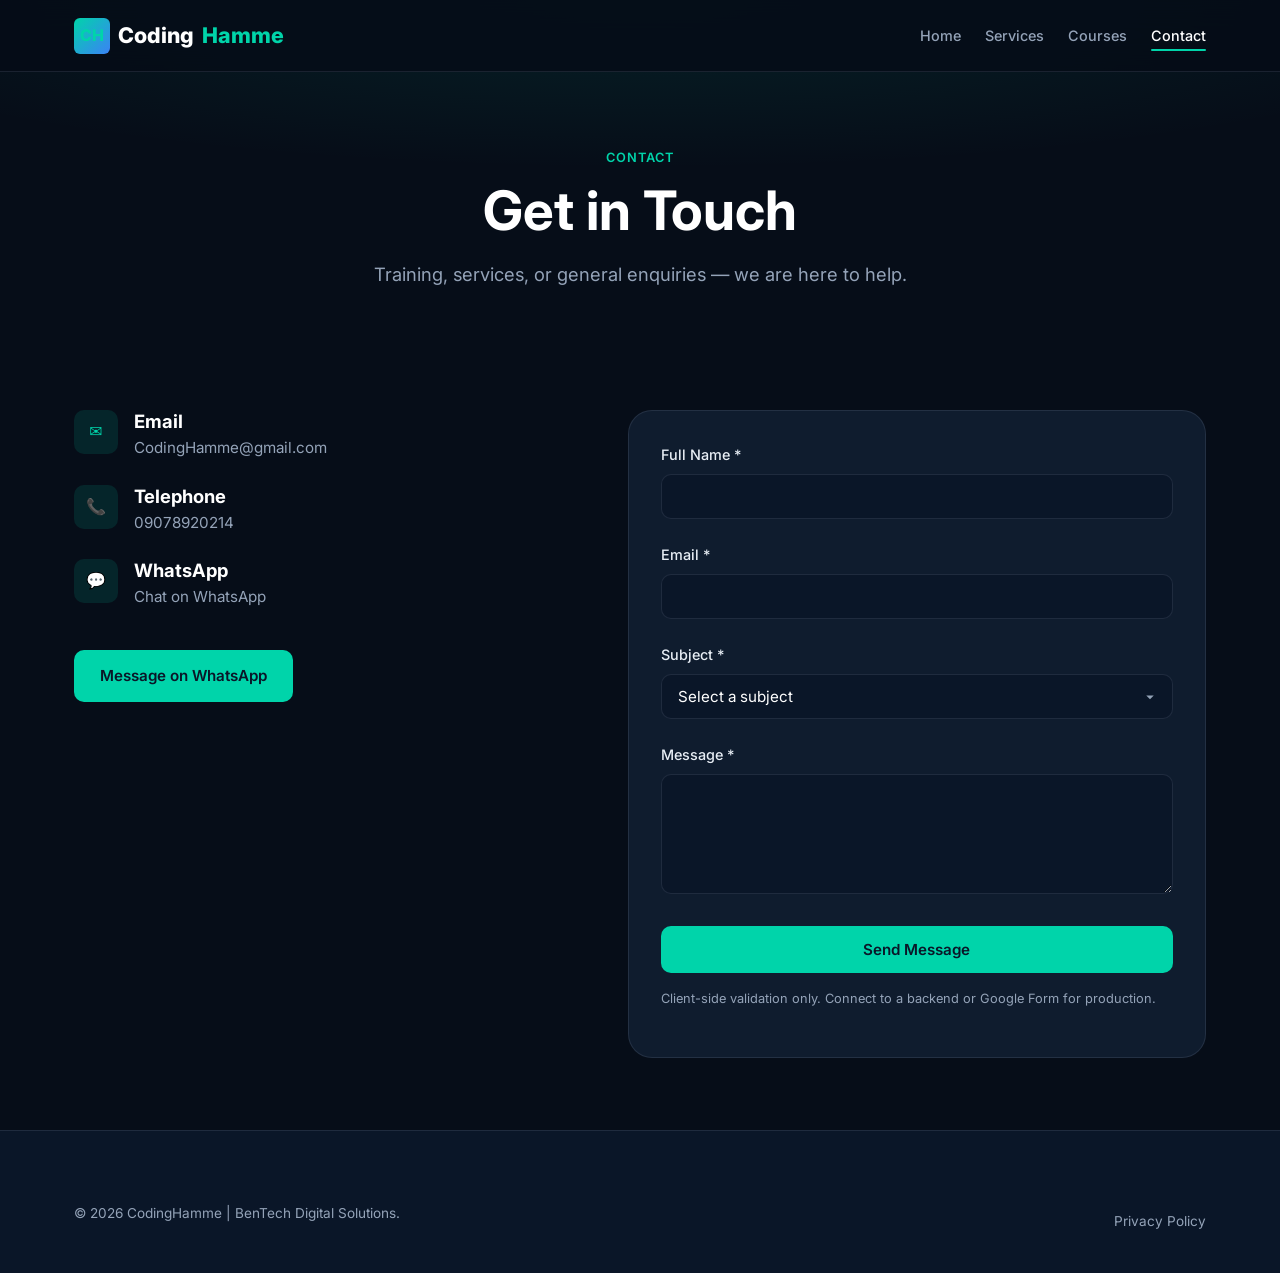
<file: pages/contact.html>
<!DOCTYPE html>
<html lang="en">
<head>
  <meta charset="UTF-8" />
  <meta name="viewport" content="width=device-width, initial-scale=1.0" />
  <meta name="description" content="Contact CodingHamme — training enquiries, services, and support." />
  <title>Contact | CodingHamme</title>
  <link rel="preconnect" href="https://fonts.googleapis.com" />
  <link rel="preconnect" href="https://fonts.gstatic.com" crossorigin />
  <link href="https://fonts.googleapis.com/css2?family=Inter:wght@400;500;600;700;800&display=swap" rel="stylesheet" />
  <link rel="stylesheet" href="../css/styles.css" />
</head>
<body>
  <header class="header">
    <div class="container header-inner">
      <a href="../index.html" class="logo"><span class="logo-icon">CH</span>Coding<span>Hamme</span></a>
      <nav class="nav">
        <div class="nav-links">
          <a href="../index.html">Home</a>
          <a href="services.html">Services</a>
          <a href="courses.html">Courses</a>
          <a href="contact.html" class="active">Contact</a>
        </div>
      </nav>
      <button class="menu-toggle" aria-label="Toggle menu"><span></span><span></span><span></span></button>
    </div>
  </header>
  <nav class="mobile-nav">
    <a href="../index.html">Home</a>
    <a href="contact.html">Contact</a>
  </nav>

  <section class="page-hero">
    <div class="container">
      <span class="section-label">Contact</span>
      <h1>Get in Touch</h1>
      <p class="lead" style="margin:1rem auto 0;">Training, services, or general enquiries — we are here to help.</p>
    </div>
  </section>

  <section class="section">
    <div class="container">
      <div class="contact-grid">
        <div class="contact-info">
          <div class="contact-item">
            <div class="contact-icon">✉️</div>
            <div>
              <h4>Email</h4>
              <a href="mailto:CodingHamme@gmail.com">CodingHamme@gmail.com</a>
            </div>
          </div>
          <div class="contact-item">
            <div class="contact-icon">📞</div>
            <div>
              <h4>Telephone</h4>
              <a href="tel:+2349078920214">09078920214</a>
            </div>
          </div>
          <div class="contact-item">
            <div class="contact-icon">💬</div>
            <div>
              <h4>WhatsApp</h4>
              <a href="#" data-whatsapp target="_blank" rel="noopener">Chat on WhatsApp</a>
            </div>
          </div>
          <div class="mt-1">
            <a href="#" class="btn btn-primary" data-whatsapp target="_blank" rel="noopener">Message on WhatsApp</a>
          </div>
        </div>
        <form class="contact-form" id="contact-form" novalidate>
          <div class="form-group">
            <label for="cf-name">Full Name *</label>
            <input type="text" id="cf-name" name="name" required autocomplete="name" />
          </div>
          <div class="form-group">
            <label for="cf-email">Email *</label>
            <input type="email" id="cf-email" name="email" required autocomplete="email" />
          </div>
          <div class="form-group">
            <label for="cf-subject">Subject *</label>
            <select id="cf-subject" name="subject" required>
              <option value="">Select a subject</option>
              <option value="Training Enquiry">Training Enquiry</option>
              <option value="Course Enrolment">Course Enrolment</option>
              <option value="Cybersecurity Services">Cybersecurity Services</option>
              <option value="Web Development">Web Development</option>
              <option value="Certification Prep">Certification Preparation</option>
              <option value="Gadget / Repair">Gadget / Repair</option>
              <option value="General">General Enquiry</option>
            </select>
          </div>
          <div class="form-group">
            <label for="cf-message">Message *</label>
            <textarea id="cf-message" name="message" required></textarea>
          </div>
          <button type="submit" class="btn btn-primary btn-block">Send Message</button>
          <p class="form-note" id="form-feedback">Client-side validation only. Connect to a backend or Google Form for production.</p>
        </form>
      </div>
    </div>
  </section>

  <footer class="footer">
    <div class="container">
      <div class="footer-bottom" style="border:none;padding-top:0;">
        <p>&copy; <span id="year"></span> CodingHamme | BenTech Digital Solutions.</p>
        <a href="privacy-policy.html">Privacy Policy</a>
      </div>
    </div>
  </footer>
  <script>document.getElementById("year").textContent=new Date().getFullYear();</script>
  <script src="../js/config.js"></script>
  <script src="../js/animations.js"></script>
  <script src="../js/app.js"></script>
</body>
</html>
</file>
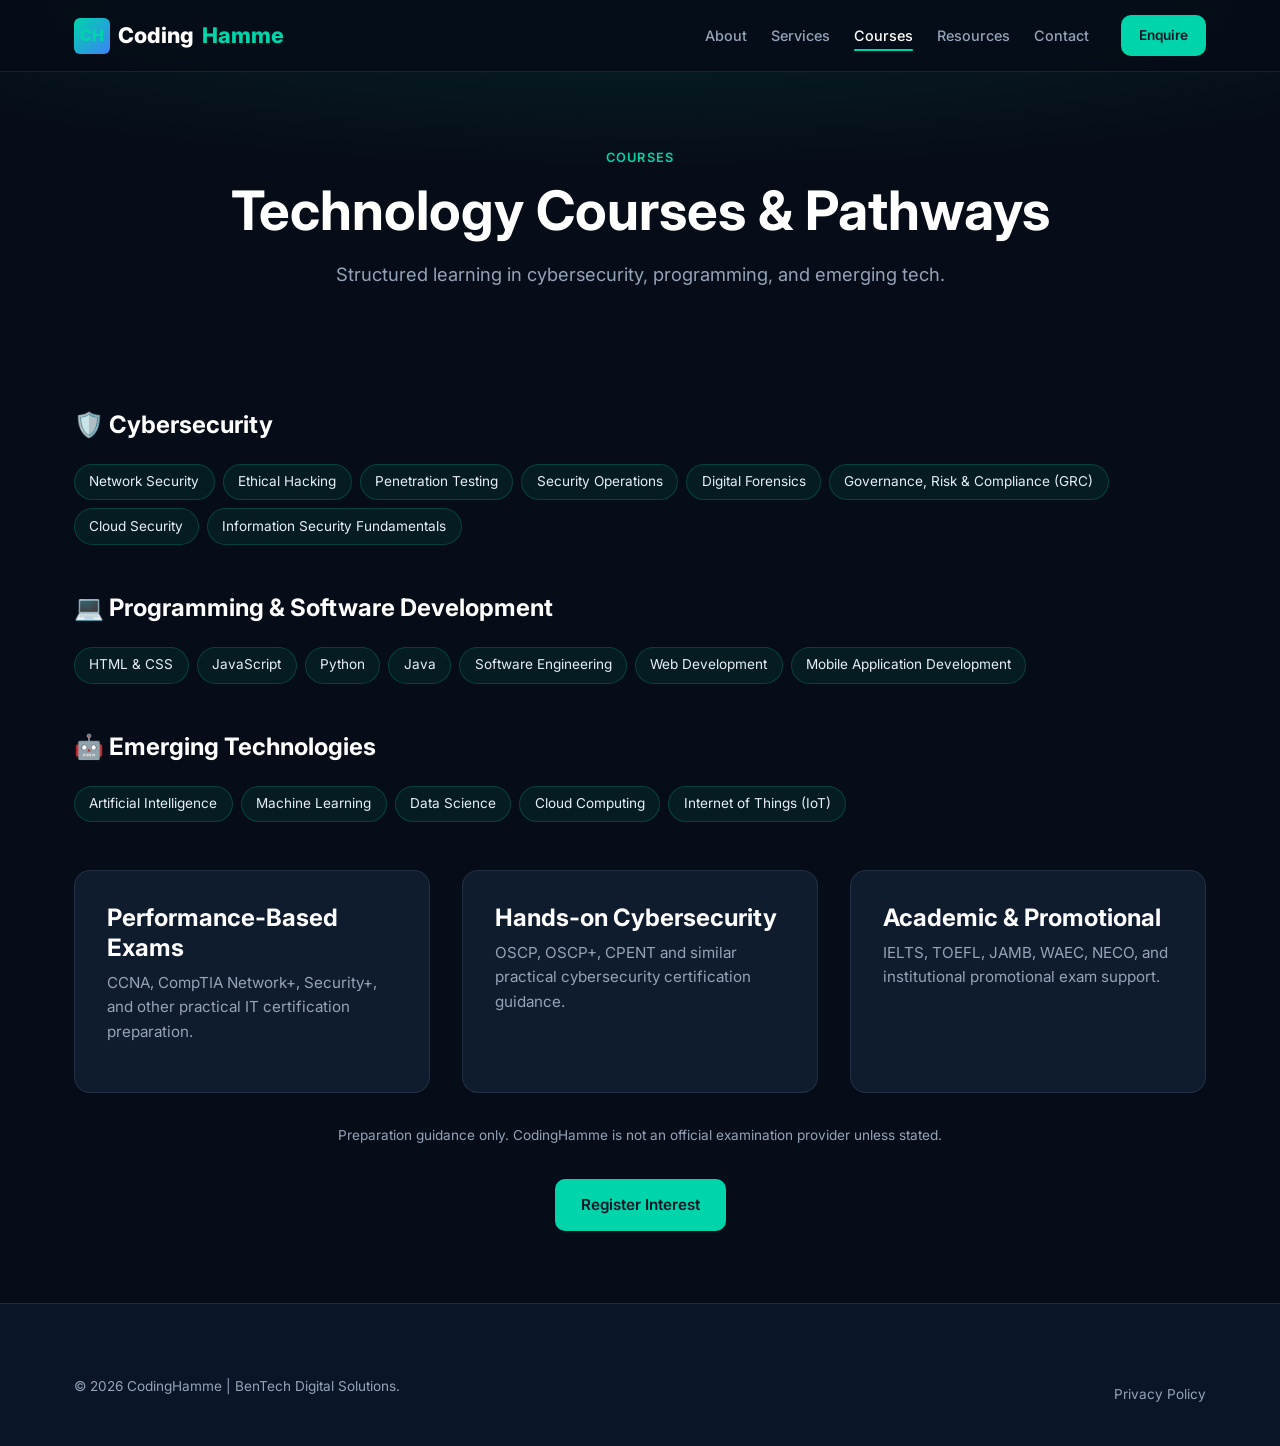
<file: pages/courses.html>
<!DOCTYPE html>
<html lang="en">
<head>
  <meta charset="UTF-8" />
  <meta name="viewport" content="width=device-width, initial-scale=1.0" />
  <meta name="description" content="CodingHamme courses — cybersecurity, programming, emerging technologies, and certification preparation." />
  <title>Courses | CodingHamme</title>
  <link rel="preconnect" href="https://fonts.googleapis.com" />
  <link rel="preconnect" href="https://fonts.gstatic.com" crossorigin />
  <link href="https://fonts.googleapis.com/css2?family=Inter:wght@400;500;600;700;800&display=swap" rel="stylesheet" />
  <link rel="stylesheet" href="../css/styles.css" />
</head>
<body>
  <header class="header">
    <div class="container header-inner">
      <a href="../index.html" class="logo"><span class="logo-icon">CH</span>Coding<span>Hamme</span></a>
      <nav class="nav">
        <div class="nav-links">
          <a href="../index.html#about">About</a>
          <a href="services.html">Services</a>
          <a href="courses.html" class="active">Courses</a>
          <a href="../index.html#resources">Resources</a>
          <a href="../index.html#contact">Contact</a>
        </div>
        <div class="nav-cta"><a href="../index.html#contact" class="btn btn-primary btn-sm">Enquire</a></div>
      </nav>
      <button class="menu-toggle" aria-label="Toggle menu"><span></span><span></span><span></span></button>
    </div>
  </header>
  <nav class="mobile-nav">
    <a href="../index.html">Home</a>
    <a href="courses.html">Courses</a>
    <a href="../index.html#resources">Resources</a>
    <a href="../index.html#contact">Contact</a>
  </nav>

  <section class="page-hero">
    <div class="container">
      <span class="section-label">Courses</span>
      <h1>Technology Courses & Pathways</h1>
      <p class="lead" style="margin:1rem auto 0;">Structured learning in cybersecurity, programming, and emerging tech.</p>
    </div>
  </section>

  <section class="section">
    <div class="container">
      <div class="service-category">
        <h3>🛡️ Cybersecurity</h3>
        <div class="service-tags" id="course-cyber"></div>
      </div>
      <div class="service-category">
        <h3>💻 Programming & Software Development</h3>
        <div class="service-tags" id="course-prog"></div>
      </div>
      <div class="service-category">
        <h3>🤖 Emerging Technologies</h3>
        <div class="service-tags" id="course-emerging"></div>
      </div>
      <div class="grid-3 mt-2">
        <div class="card">
          <h3>Performance-Based Exams</h3>
          <p>CCNA, CompTIA Network+, Security+, and other practical IT certification preparation.</p>
        </div>
        <div class="card">
          <h3>Hands-on Cybersecurity</h3>
          <p>OSCP, OSCP+, CPENT and similar practical cybersecurity certification guidance.</p>
        </div>
        <div class="card">
          <h3>Academic & Promotional</h3>
          <p>IELTS, TOEFL, JAMB, WAEC, NECO, and institutional promotional exam support.</p>
        </div>
      </div>
      <p class="text-center mt-2" style="font-size:0.85rem;color:var(--text-muted);">
        Preparation guidance only. CodingHamme is not an official examination provider unless stated.
      </p>
      <div class="text-center mt-2">
        <a href="../index.html#contact" class="btn btn-primary">Register Interest</a>
      </div>
    </div>
  </section>

  <footer class="footer">
    <div class="container">
      <div class="footer-bottom" style="border:none;padding-top:0;">
        <p>&copy; <span id="year"></span> CodingHamme | BenTech Digital Solutions.</p>
        <a href="privacy-policy.html">Privacy Policy</a>
      </div>
    </div>
  </footer>
  <script>document.getElementById("year").textContent=new Date().getFullYear();</script>
  <script src="../js/config.js"></script>
  <script src="../js/animations.js"></script>
  <script src="../js/app.js"></script>
</body>
</html>
</file>
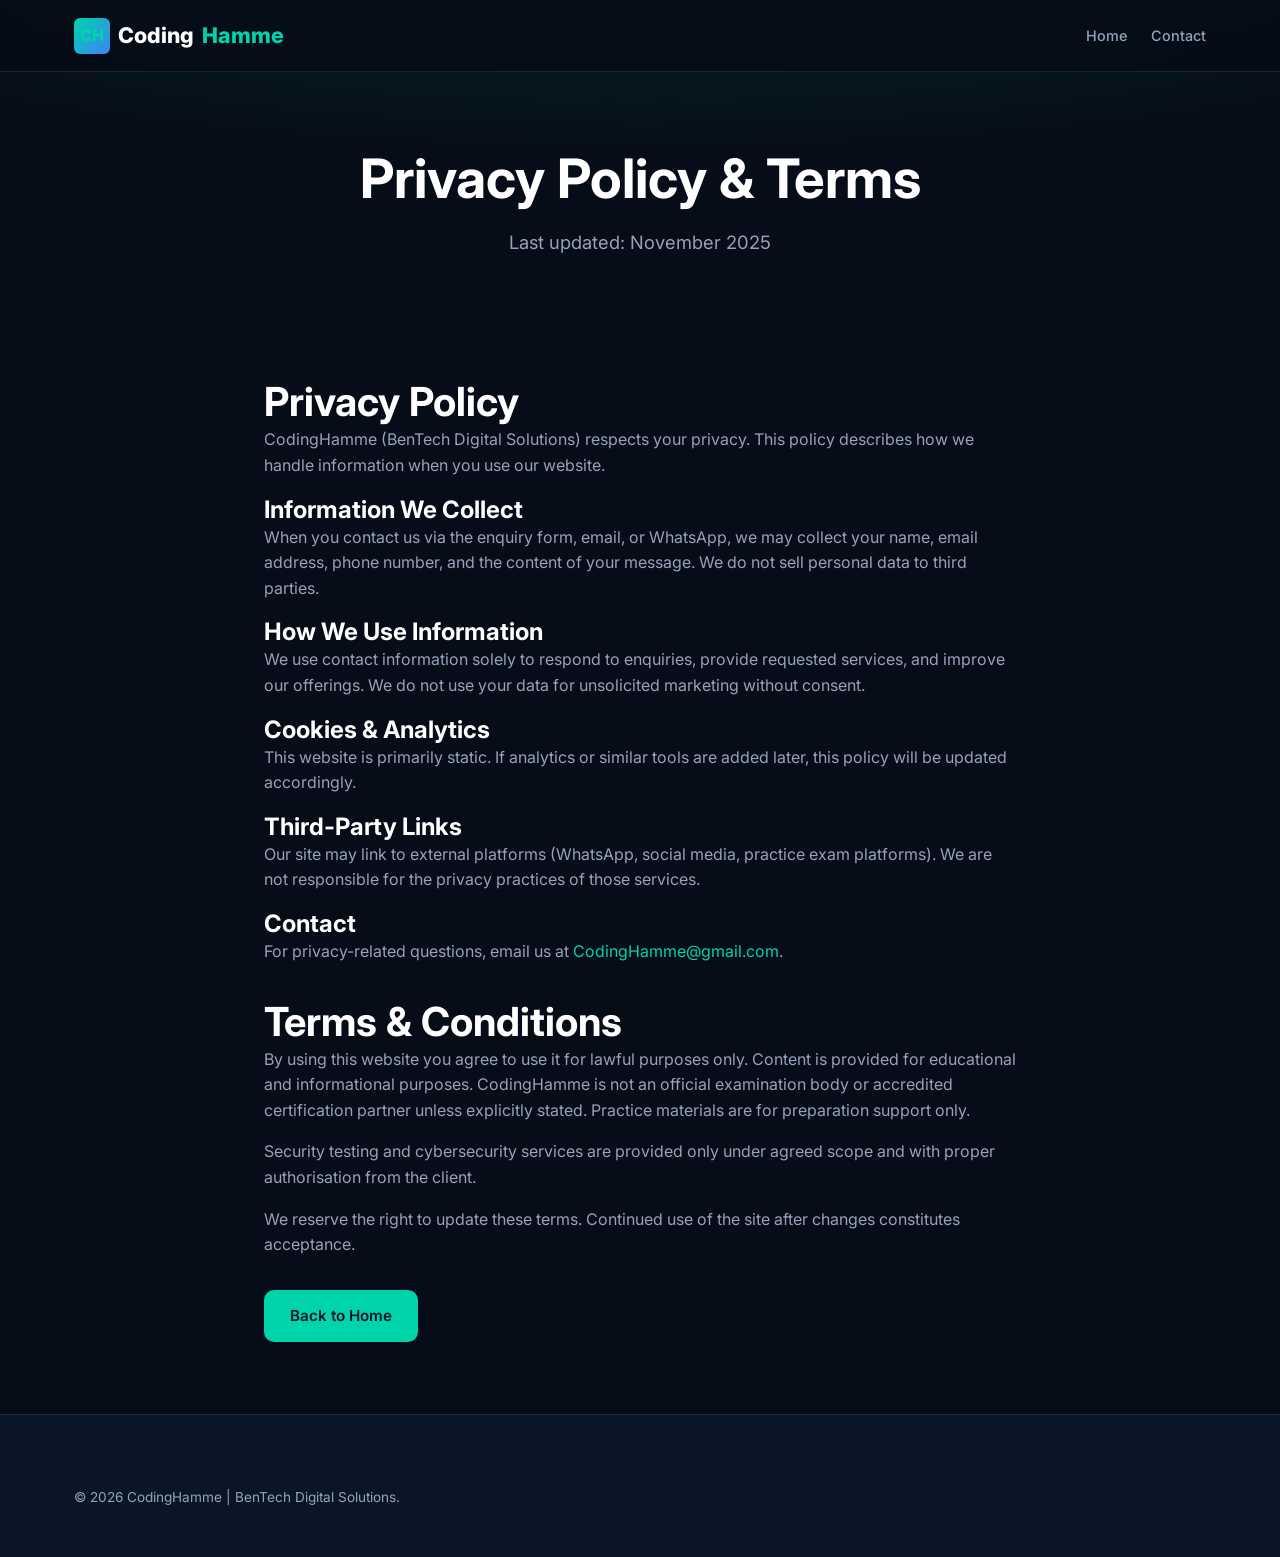
<file: pages/privacy-policy.html>
<!DOCTYPE html>
<html lang="en">
<head>
  <meta charset="UTF-8" />
  <meta name="viewport" content="width=device-width, initial-scale=1.0" />
  <meta name="description" content="Privacy Policy and Terms for CodingHamme by BenTech Digital Solutions." />
  <title>Privacy Policy | CodingHamme</title>
  <link rel="preconnect" href="https://fonts.googleapis.com" />
  <link rel="preconnect" href="https://fonts.gstatic.com" crossorigin />
  <link href="https://fonts.googleapis.com/css2?family=Inter:wght@400;500;600;700;800&display=swap" rel="stylesheet" />
  <link rel="stylesheet" href="../css/styles.css" />
</head>
<body>
  <header class="header">
    <div class="container header-inner">
      <a href="../index.html" class="logo"><span class="logo-icon">CH</span>Coding<span>Hamme</span></a>
      <nav class="nav">
        <div class="nav-links">
          <a href="../index.html">Home</a>
          <a href="../index.html#contact">Contact</a>
        </div>
      </nav>
      <button class="menu-toggle" aria-label="Toggle menu"><span></span><span></span><span></span></button>
    </div>
  </header>

  <section class="page-hero">
    <div class="container">
      <h1>Privacy Policy & Terms</h1>
      <p class="lead" style="margin:1rem auto 0;">Last updated: November 2025</p>
    </div>
  </section>

  <section class="section">
    <div class="container" style="max-width:800px;">
      <h2>Privacy Policy</h2>
      <p>CodingHamme (BenTech Digital Solutions) respects your privacy. This policy describes how we handle information when you use our website.</p>

      <h3 class="mt-1">Information We Collect</h3>
      <p>When you contact us via the enquiry form, email, or WhatsApp, we may collect your name, email address, phone number, and the content of your message. We do not sell personal data to third parties.</p>

      <h3 class="mt-1">How We Use Information</h3>
      <p>We use contact information solely to respond to enquiries, provide requested services, and improve our offerings. We do not use your data for unsolicited marketing without consent.</p>

      <h3 class="mt-1">Cookies & Analytics</h3>
      <p>This website is primarily static. If analytics or similar tools are added later, this policy will be updated accordingly.</p>

      <h3 class="mt-1">Third-Party Links</h3>
      <p>Our site may link to external platforms (WhatsApp, social media, practice exam platforms). We are not responsible for the privacy practices of those services.</p>

      <h3 class="mt-1">Contact</h3>
      <p>For privacy-related questions, email us at <a href="mailto:CodingHamme@gmail.com">CodingHamme@gmail.com</a>.</p>

      <h2 class="mt-2">Terms & Conditions</h2>
      <p>By using this website you agree to use it for lawful purposes only. Content is provided for educational and informational purposes. CodingHamme is not an official examination body or accredited certification partner unless explicitly stated. Practice materials are for preparation support only.</p>
      <p>Security testing and cybersecurity services are provided only under agreed scope and with proper authorisation from the client.</p>
      <p>We reserve the right to update these terms. Continued use of the site after changes constitutes acceptance.</p>

      <div class="mt-2">
        <a href="../index.html" class="btn btn-primary">Back to Home</a>
      </div>
    </div>
  </section>

  <footer class="footer">
    <div class="container">
      <div class="footer-bottom" style="border:none;padding-top:0;">
        <p>&copy; <span id="year"></span> CodingHamme | BenTech Digital Solutions.</p>
      </div>
    </div>
  </footer>
  <script>document.getElementById("year").textContent=new Date().getFullYear();</script>
  <script src="../js/config.js"></script>
  <script src="../js/animations.js"></script>
</body>
</html>
</file>
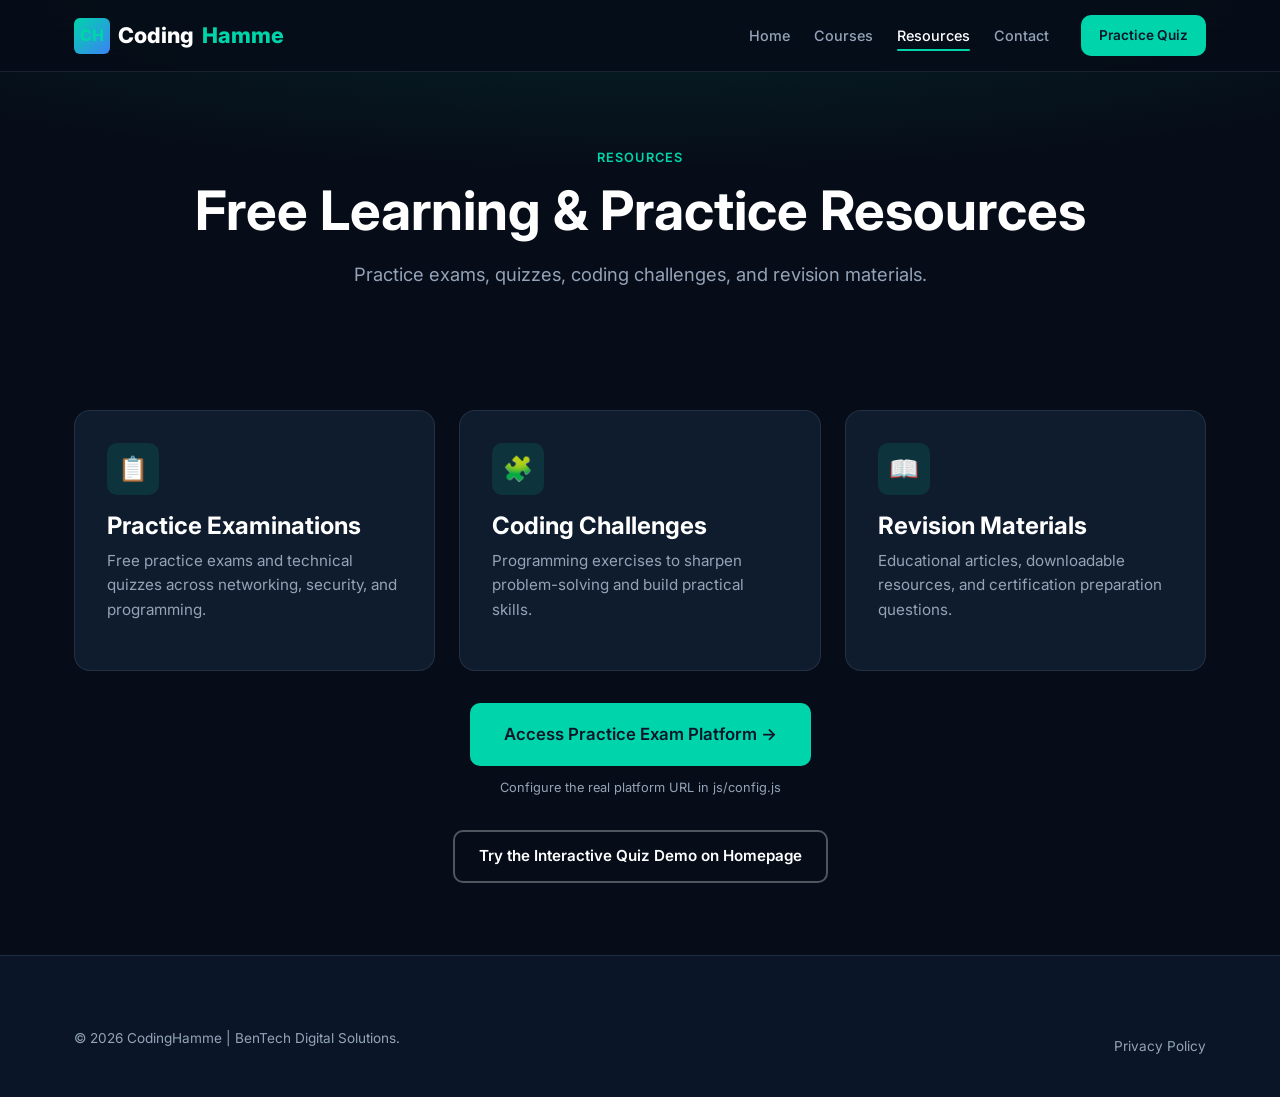
<file: pages/resources.html>
<!DOCTYPE html>
<html lang="en">
<head>
  <meta charset="UTF-8" />
  <meta name="viewport" content="width=device-width, initial-scale=1.0" />
  <meta name="description" content="Free learning resources and practice exams from CodingHamme." />
  <title>Free Resources | CodingHamme</title>
  <link rel="preconnect" href="https://fonts.googleapis.com" />
  <link rel="preconnect" href="https://fonts.gstatic.com" crossorigin />
  <link href="https://fonts.googleapis.com/css2?family=Inter:wght@400;500;600;700;800&display=swap" rel="stylesheet" />
  <link rel="stylesheet" href="../css/styles.css" />
</head>
<body>
  <header class="header">
    <div class="container header-inner">
      <a href="../index.html" class="logo"><span class="logo-icon">CH</span>Coding<span>Hamme</span></a>
      <nav class="nav">
        <div class="nav-links">
          <a href="../index.html">Home</a>
          <a href="courses.html">Courses</a>
          <a href="resources.html" class="active">Resources</a>
          <a href="../index.html#contact">Contact</a>
        </div>
        <div class="nav-cta"><a href="../index.html#resources" class="btn btn-primary btn-sm">Practice Quiz</a></div>
      </nav>
      <button class="menu-toggle" aria-label="Toggle menu"><span></span><span></span><span></span></button>
    </div>
  </header>
  <nav class="mobile-nav">
    <a href="../index.html">Home</a>
    <a href="resources.html">Resources</a>
    <a href="../index.html#contact">Contact</a>
  </nav>

  <section class="page-hero">
    <div class="container">
      <span class="section-label">Resources</span>
      <h1>Free Learning & Practice Resources</h1>
      <p class="lead" style="margin:1rem auto 0;">Practice exams, quizzes, coding challenges, and revision materials.</p>
    </div>
  </section>

  <section class="section">
    <div class="container">
      <div class="resource-cards">
        <div class="card">
          <div class="card-icon">📋</div>
          <h3>Practice Examinations</h3>
          <p>Free practice exams and technical quizzes across networking, security, and programming.</p>
        </div>
        <div class="card">
          <div class="card-icon">🧩</div>
          <h3>Coding Challenges</h3>
          <p>Programming exercises to sharpen problem-solving and build practical skills.</p>
        </div>
        <div class="card">
          <div class="card-icon">📖</div>
          <h3>Revision Materials</h3>
          <p>Educational articles, downloadable resources, and certification preparation questions.</p>
        </div>
      </div>
      <div class="text-center mt-2">
        <a href="#" class="btn btn-primary btn-lg" data-practice-exams>Access Practice Exam Platform →</a>
        <p class="form-note" style="margin-top:0.75rem;">Configure the real platform URL in js/config.js</p>
      </div>
      <div class="text-center mt-2">
        <a href="../index.html#resources" class="btn btn-secondary">Try the Interactive Quiz Demo on Homepage</a>
      </div>
    </div>
  </section>

  <footer class="footer">
    <div class="container">
      <div class="footer-bottom" style="border:none;padding-top:0;">
        <p>&copy; <span id="year"></span> CodingHamme | BenTech Digital Solutions.</p>
        <a href="privacy-policy.html">Privacy Policy</a>
      </div>
    </div>
  </footer>
  <script>document.getElementById("year").textContent=new Date().getFullYear();</script>
  <script src="../js/config.js"></script>
  <script src="../js/animations.js"></script>
  <script src="../js/app.js"></script>
</body>
</html>
</file>
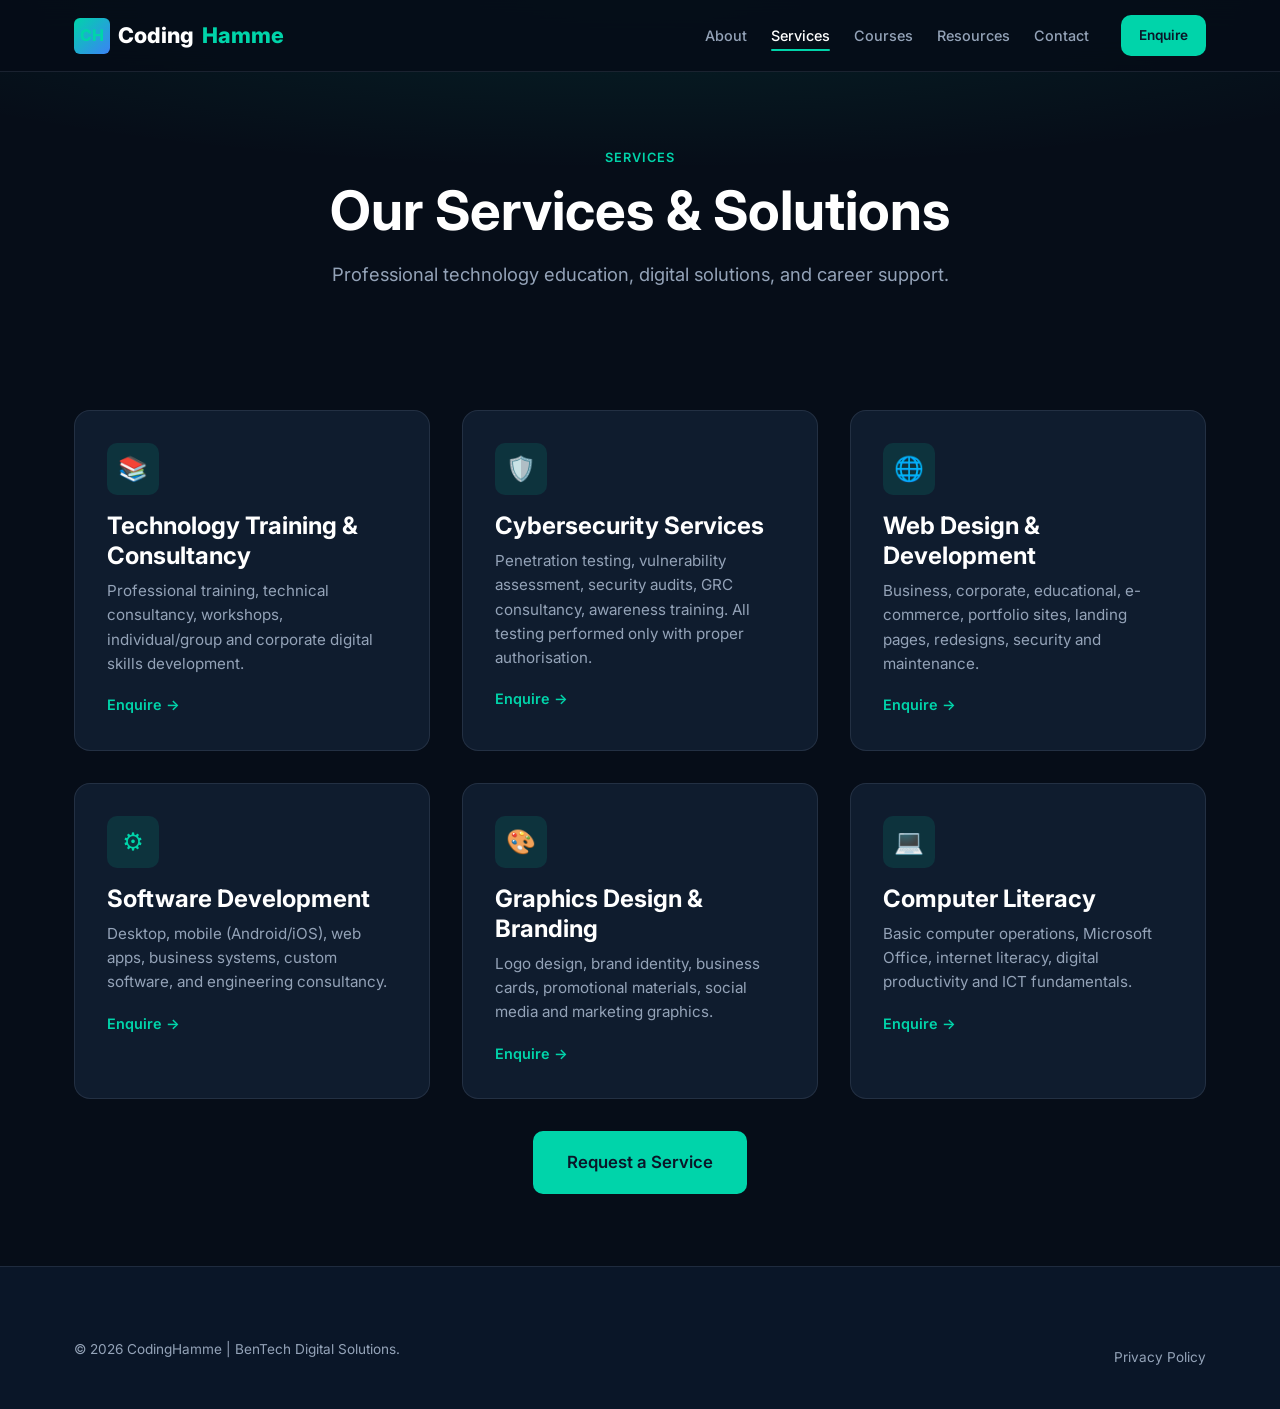
<file: pages/services.html>
<!DOCTYPE html>
<html lang="en">
<head>
  <meta charset="UTF-8" />
  <meta name="viewport" content="width=device-width, initial-scale=1.0" />
  <meta name="description" content="CodingHamme services — technology training, cybersecurity, web development, software engineering, branding, and digital skills." />
  <title>Services | CodingHamme</title>
  <link rel="preconnect" href="https://fonts.googleapis.com" />
  <link rel="preconnect" href="https://fonts.gstatic.com" crossorigin />
  <link href="https://fonts.googleapis.com/css2?family=Inter:wght@400;500;600;700;800&display=swap" rel="stylesheet" />
  <link rel="stylesheet" href="../css/styles.css" />
</head>
<body>
  <header class="header">
    <div class="container header-inner">
      <a href="../index.html" class="logo"><span class="logo-icon">CH</span>Coding<span>Hamme</span></a>
      <nav class="nav">
        <div class="nav-links">
          <a href="../index.html#about">About</a>
          <a href="services.html" class="active">Services</a>
          <a href="../index.html#courses">Courses</a>
          <a href="../index.html#resources">Resources</a>
          <a href="../index.html#contact">Contact</a>
        </div>
        <div class="nav-cta"><a href="../index.html#contact" class="btn btn-primary btn-sm">Enquire</a></div>
      </nav>
      <button class="menu-toggle" aria-label="Toggle menu"><span></span><span></span><span></span></button>
    </div>
  </header>
  <nav class="mobile-nav">
    <a href="../index.html#about">About</a>
    <a href="services.html">Services</a>
    <a href="../index.html#courses">Courses</a>
    <a href="../index.html#resources">Resources</a>
    <a href="../index.html#contact">Contact</a>
  </nav>

  <section class="page-hero">
    <div class="container">
      <span class="section-label">Services</span>
      <h1>Our Services & Solutions</h1>
      <p class="lead" style="margin:1rem auto 0;">Professional technology education, digital solutions, and career support.</p>
    </div>
  </section>

  <section class="section">
    <div class="container">
      <div class="grid-3">
        <div class="card">
          <div class="card-icon">📚</div>
          <h3>Technology Training & Consultancy</h3>
          <p>Professional training, technical consultancy, workshops, individual/group and corporate digital skills development.</p>
          <a href="../index.html#contact" class="card-link">Enquire →</a>
        </div>
        <div class="card">
          <div class="card-icon">🛡️</div>
          <h3>Cybersecurity Services</h3>
          <p>Penetration testing, vulnerability assessment, security audits, GRC consultancy, awareness training. All testing performed only with proper authorisation.</p>
          <a href="../index.html#contact" class="card-link">Enquire →</a>
        </div>
        <div class="card">
          <div class="card-icon">🌐</div>
          <h3>Web Design & Development</h3>
          <p>Business, corporate, educational, e-commerce, portfolio sites, landing pages, redesigns, security and maintenance.</p>
          <a href="../index.html#contact" class="card-link">Enquire →</a>
        </div>
        <div class="card">
          <div class="card-icon">⚙️</div>
          <h3>Software Development</h3>
          <p>Desktop, mobile (Android/iOS), web apps, business systems, custom software, and engineering consultancy.</p>
          <a href="../index.html#contact" class="card-link">Enquire →</a>
        </div>
        <div class="card">
          <div class="card-icon">🎨</div>
          <h3>Graphics Design & Branding</h3>
          <p>Logo design, brand identity, business cards, promotional materials, social media and marketing graphics.</p>
          <a href="../index.html#contact" class="card-link">Enquire →</a>
        </div>
        <div class="card">
          <div class="card-icon">💻</div>
          <h3>Computer Literacy</h3>
          <p>Basic computer operations, Microsoft Office, internet literacy, digital productivity and ICT fundamentals.</p>
          <a href="../index.html#contact" class="card-link">Enquire →</a>
        </div>
      </div>
      <div class="text-center mt-2">
        <a href="../index.html#contact" class="btn btn-primary btn-lg">Request a Service</a>
      </div>
    </div>
  </section>

  <footer class="footer">
    <div class="container">
      <div class="footer-bottom" style="border:none;padding-top:0;">
        <p>&copy; <span id="year"></span> CodingHamme | BenTech Digital Solutions.</p>
        <a href="privacy-policy.html">Privacy Policy</a>
      </div>
    </div>
  </footer>
  <script>document.getElementById("year").textContent=new Date().getFullYear();</script>
  <script src="../js/config.js"></script>
  <script src="../js/animations.js"></script>
  <script src="../js/app.js"></script>
</body>
</html>
</file>
<file: css/styles.css>
/* =====================================================
   CodingHamme – Main Stylesheet
   Modern, premium, technology-focused design system
   ===================================================== */

:root {
  /* Brand Colours */
  --primary: #0a1628;
  --primary-light: #132337;
  --accent: #00d4aa;
  --accent-dark: #00b894;
  --accent-glow: rgba(0, 212, 170, 0.25);
  --secondary: #3b82f6;
  --secondary-dark: #2563eb;
  --text: #e8eef5;
  --text-muted: #94a3b8;
  --text-dark: #1e293b;
  --white: #ffffff;
  --bg: #060d18;
  --bg-card: #0f1c2e;
  --bg-card-hover: #162a42;
  --border: rgba(148, 163, 184, 0.15);
  --success: #22c55e;
  --warning: #f59e0b;
  --danger: #ef4444;

  /* Typography */
  --font-sans: "Inter", system-ui, -apple-system, BlinkMacSystemFont, "Segoe UI", Roboto, sans-serif;
  --font-mono: "JetBrains Mono", "Fira Code", ui-monospace, monospace;

  /* Spacing */
  --space-xs: 0.25rem;
  --space-sm: 0.5rem;
  --space-md: 1rem;
  --space-lg: 1.5rem;
  --space-xl: 2rem;
  --space-2xl: 3rem;
  --space-3xl: 4.5rem;
  --space-4xl: 6rem;

  /* Radius */
  --radius-sm: 6px;
  --radius-md: 10px;
  --radius-lg: 16px;
  --radius-xl: 24px;
  --radius-full: 9999px;

  /* Shadows */
  --shadow-sm: 0 1px 3px rgba(0, 0, 0, 0.3);
  --shadow-md: 0 4px 20px rgba(0, 0, 0, 0.35);
  --shadow-lg: 0 10px 40px rgba(0, 0, 0, 0.45);
  --shadow-glow: 0 0 30px var(--accent-glow);

  /* Transitions */
  --transition: 0.25s ease;
  --transition-slow: 0.4s ease;

  /* Layout */
  --container: 1180px;
  --header-height: 72px;
}

/* Reset & Base */
*,
*::before,
*::after {
  box-sizing: border-box;
  margin: 0;
  padding: 0;
}

html {
  scroll-behavior: smooth;
  font-size: 16px;
}

@media (prefers-reduced-motion: reduce) {
  html {
    scroll-behavior: auto;
  }
  *,
  *::before,
  *::after {
    animation-duration: 0.01ms !important;
    animation-iteration-count: 1 !important;
    transition-duration: 0.01ms !important;
  }
}

body {
  font-family: var(--font-sans);
  background: var(--bg);
  color: var(--text);
  line-height: 1.6;
  overflow-x: hidden;
  -webkit-font-smoothing: antialiased;
}

img {
  max-width: 100%;
  height: auto;
  display: block;
}

a {
  color: var(--accent);
  text-decoration: none;
  transition: color var(--transition);
}

a:hover {
  color: var(--accent-dark);
}

ul, ol {
  list-style: none;
}

button {
  font-family: inherit;
  cursor: pointer;
  border: none;
  background: none;
}

/* Typography */
h1, h2, h3, h4, h5, h6 {
  font-weight: 700;
  line-height: 1.25;
  color: var(--white);
}

h1 { font-size: clamp(2.2rem, 5vw, 3.4rem); }
h2 { font-size: clamp(1.75rem, 3.5vw, 2.5rem); }
h3 { font-size: clamp(1.25rem, 2.5vw, 1.5rem); }
h4 { font-size: 1.15rem; }

p {
  color: var(--text-muted);
  margin-bottom: var(--space-md);
}

.lead {
  font-size: 1.15rem;
  color: var(--text-muted);
  max-width: 640px;
}

.section-label {
  display: inline-block;
  font-size: 0.8rem;
  font-weight: 600;
  letter-spacing: 0.08em;
  text-transform: uppercase;
  color: var(--accent);
  margin-bottom: var(--space-sm);
}

/* Layout Helpers */
.container {
  width: 100%;
  max-width: var(--container);
  margin: 0 auto;
  padding: 0 var(--space-lg);
}

.section {
  padding: var(--space-3xl) 0;
}

.section-alt {
  background: var(--primary);
}

.section-header {
  text-align: center;
  margin-bottom: var(--space-2xl);
  max-width: 700px;
  margin-left: auto;
  margin-right: auto;
}

.section-header .lead {
  margin: var(--space-md) auto 0;
}

.grid-2 {
  display: grid;
  grid-template-columns: repeat(2, 1fr);
  gap: var(--space-xl);
}

.grid-3 {
  display: grid;
  grid-template-columns: repeat(3, 1fr);
  gap: var(--space-xl);
}

.grid-4 {
  display: grid;
  grid-template-columns: repeat(4, 1fr);
  gap: var(--space-lg);
}

/* Buttons */
.btn {
  display: inline-flex;
  align-items: center;
  justify-content: center;
  gap: var(--space-sm);
  padding: 0.75rem 1.5rem;
  font-size: 0.95rem;
  font-weight: 600;
  border-radius: var(--radius-md);
  transition: all var(--transition);
  text-decoration: none;
  border: 2px solid transparent;
  white-space: nowrap;
}

.btn-primary {
  background: var(--accent);
  color: var(--primary);
}

.btn-primary:hover {
  background: var(--accent-dark);
  color: var(--primary);
  box-shadow: var(--shadow-glow);
  transform: translateY(-2px);
}

.btn-secondary {
  background: transparent;
  color: var(--white);
  border-color: rgba(255, 255, 255, 0.3);
}

.btn-secondary:hover {
  border-color: var(--accent);
  color: var(--accent);
  background: rgba(0, 212, 170, 0.08);
}

.btn-outline {
  background: transparent;
  color: var(--accent);
  border-color: var(--accent);
}

.btn-outline:hover {
  background: var(--accent);
  color: var(--primary);
}

.btn-sm {
  padding: 0.5rem 1rem;
  font-size: 0.85rem;
}

.btn-lg {
  padding: 1rem 2rem;
  font-size: 1.05rem;
}

.btn-block {
  width: 100%;
}

/* Header & Navigation */
.header {
  position: fixed;
  top: 0;
  left: 0;
  right: 0;
  height: var(--header-height);
  background: rgba(6, 13, 24, 0.9);
  backdrop-filter: blur(16px);
  border-bottom: 1px solid var(--border);
  z-index: 1000;
  transition: background var(--transition), box-shadow var(--transition);
}

.header.scrolled {
  background: rgba(6, 13, 24, 0.97);
  box-shadow: var(--shadow-md);
}

.header-inner {
  display: flex;
  align-items: center;
  justify-content: space-between;
  height: 100%;
}

.logo {
  display: flex;
  align-items: center;
  gap: var(--space-sm);
  font-weight: 800;
  font-size: 1.35rem;
  color: var(--white);
  text-decoration: none;
}

.logo-icon {
  width: 36px;
  height: 36px;
  background: linear-gradient(135deg, var(--accent), var(--secondary));
  border-radius: var(--radius-sm);
  display: flex;
  align-items: center;
  justify-content: center;
  font-size: 1rem;
  font-weight: 800;
  color: var(--primary);
}

.logo span {
  color: var(--accent);
}

.nav {
  display: flex;
  align-items: center;
  gap: var(--space-xl);
}

.nav-links {
  display: flex;
  align-items: center;
  gap: var(--space-lg);
}

.nav-links a {
  color: var(--text-muted);
  font-size: 0.9rem;
  font-weight: 500;
  transition: color var(--transition);
  position: relative;
}

.nav-links a:hover,
.nav-links a.active {
  color: var(--white);
}

.nav-links a.active::after {
  content: "";
  position: absolute;
  bottom: -4px;
  left: 0;
  right: 0;
  height: 2px;
  background: var(--accent);
  border-radius: 2px;
}

.nav-cta {
  display: flex;
  gap: var(--space-sm);
}

/* Mobile Menu */
.menu-toggle {
  display: none;
  flex-direction: column;
  gap: 5px;
  padding: 8px;
  z-index: 1001;
}

.menu-toggle span {
  display: block;
  width: 24px;
  height: 2px;
  background: var(--white);
  border-radius: 2px;
  transition: all var(--transition);
}

.menu-toggle.active span:nth-child(1) {
  transform: translateY(7px) rotate(45deg);
}

.menu-toggle.active span:nth-child(2) {
  opacity: 0;
}

.menu-toggle.active span:nth-child(3) {
  transform: translateY(-7px) rotate(-45deg);
}

.mobile-nav {
  display: none;
  position: fixed;
  top: var(--header-height);
  left: 0;
  right: 0;
  bottom: 0;
  background: var(--bg);
  padding: var(--space-xl);
  flex-direction: column;
  gap: var(--space-md);
  z-index: 999;
  overflow-y: auto;
}

.mobile-nav.open {
  display: flex;
}

.mobile-nav a {
  color: var(--text);
  font-size: 1.1rem;
  font-weight: 500;
  padding: var(--space-md) 0;
  border-bottom: 1px solid var(--border);
}

.mobile-nav a:hover {
  color: var(--accent);
}

/* Hero Section */
.hero {
  position: relative;
  min-height: 100vh;
  display: flex;
  align-items: center;
  padding-top: var(--header-height);
  overflow: hidden;
}

.hero-bg {
  position: absolute;
  inset: 0;
  background:
    radial-gradient(ellipse 80% 60% at 70% 20%, rgba(0, 212, 170, 0.12), transparent),
    radial-gradient(ellipse 60% 50% at 20% 80%, rgba(59, 130, 246, 0.1), transparent),
    var(--bg);
  z-index: 0;
}

.hero-grid {
  position: absolute;
  inset: 0;
  background-image:
    linear-gradient(rgba(148, 163, 184, 0.04) 1px, transparent 1px),
    linear-gradient(90deg, rgba(148, 163, 184, 0.04) 1px, transparent 1px);
  background-size: 60px 60px;
  z-index: 0;
  mask-image: radial-gradient(ellipse at center, black 30%, transparent 75%);
}

.hero-content {
  position: relative;
  z-index: 1;
  max-width: 700px;
  padding: var(--space-3xl) 0;
}

.hero-badge {
  display: inline-flex;
  align-items: center;
  gap: var(--space-sm);
  padding: 0.4rem 1rem;
  background: rgba(0, 212, 170, 0.1);
  border: 1px solid rgba(0, 212, 170, 0.3);
  border-radius: var(--radius-full);
  font-size: 0.85rem;
  color: var(--accent);
  margin-bottom: var(--space-lg);
  animation: fadeInUp 0.6s ease both;
}

.hero h1 {
  margin-bottom: var(--space-lg);
  animation: fadeInUp 0.6s 0.1s ease both;
}

.hero h1 .highlight {
  color: var(--accent);
}

.hero .lead {
  margin-bottom: var(--space-xl);
  animation: fadeInUp 0.6s 0.2s ease both;
}

.hero-actions {
  display: flex;
  flex-wrap: wrap;
  gap: var(--space-md);
  animation: fadeInUp 0.6s 0.3s ease both;
}

.hero-stats {
  display: flex;
  flex-wrap: wrap;
  gap: var(--space-2xl);
  margin-top: var(--space-3xl);
  padding-top: var(--space-xl);
  border-top: 1px solid var(--border);
  animation: fadeInUp 0.6s 0.4s ease both;
}

.stat-item {
  text-align: left;
}

.stat-number {
  font-size: 1.75rem;
  font-weight: 800;
  color: var(--accent);
  font-variant-numeric: tabular-nums;
}

.stat-label {
  font-size: 0.85rem;
  color: var(--text-muted);
}

/* Floating shapes for hero */
.floating-shape {
  position: absolute;
  border-radius: 50%;
  filter: blur(60px);
  opacity: 0.4;
  z-index: 0;
  animation: float 8s ease-in-out infinite;
}

.shape-1 {
  width: 300px;
  height: 300px;
  background: var(--accent);
  top: 10%;
  right: 10%;
  animation-delay: 0s;
}

.shape-2 {
  width: 200px;
  height: 200px;
  background: var(--secondary);
  bottom: 20%;
  right: 30%;
  animation-delay: -3s;
}

/* Cards */
.card {
  background: var(--bg-card);
  border: 1px solid var(--border);
  border-radius: var(--radius-lg);
  padding: var(--space-xl);
  transition: all var(--transition);
}

.card:hover {
  background: var(--bg-card-hover);
  border-color: rgba(0, 212, 170, 0.3);
  transform: translateY(-4px);
  box-shadow: var(--shadow-md);
}

.card-icon {
  width: 52px;
  height: 52px;
  background: rgba(0, 212, 170, 0.12);
  border-radius: var(--radius-md);
  display: flex;
  align-items: center;
  justify-content: center;
  font-size: 1.5rem;
  margin-bottom: var(--space-md);
  color: var(--accent);
}

.card h3 {
  margin-bottom: var(--space-sm);
}

.card p {
  font-size: 0.95rem;
  margin-bottom: var(--space-md);
}

.card-link {
  font-size: 0.9rem;
  font-weight: 600;
  color: var(--accent);
  display: inline-flex;
  align-items: center;
  gap: 4px;
}

.card-link:hover {
  gap: 8px;
}

/* Service Categories */
.service-category {
  margin-bottom: var(--space-2xl);
}

.service-category h3 {
  margin-bottom: var(--space-lg);
  display: flex;
  align-items: center;
  gap: var(--space-sm);
}

.service-tags {
  display: flex;
  flex-wrap: wrap;
  gap: var(--space-sm);
}

.tag {
  display: inline-block;
  padding: 0.4rem 0.9rem;
  background: rgba(0, 212, 170, 0.08);
  border: 1px solid rgba(0, 212, 170, 0.2);
  border-radius: var(--radius-full);
  font-size: 0.85rem;
  color: var(--text);
  transition: all var(--transition);
}

.tag:hover {
  background: rgba(0, 212, 170, 0.18);
  border-color: var(--accent);
  color: var(--accent);
}

/* Horizontal Slider / Marquee */
.slider-section {
  padding: var(--space-2xl) 0;
  overflow: hidden;
}

.slider-track {
  display: flex;
  gap: var(--space-lg);
  width: max-content;
  animation: scroll-left 35s linear infinite;
}

.slider-track:hover {
  animation-play-state: paused;
}

.slider-item {
  flex-shrink: 0;
  width: 220px;
  background: var(--bg-card);
  border: 1px solid var(--border);
  border-radius: var(--radius-lg);
  padding: var(--space-lg);
  text-align: center;
  transition: all var(--transition);
  text-decoration: none;
  color: inherit;
}

.slider-item:hover {
  border-color: var(--accent);
  transform: translateY(-3px);
  box-shadow: var(--shadow-glow);
}

.slider-logo {
  width: 56px;
  height: 56px;
  background: linear-gradient(135deg, var(--accent), var(--secondary));
  border-radius: var(--radius-md);
  display: flex;
  align-items: center;
  justify-content: center;
  font-weight: 800;
  font-size: 1.1rem;
  color: var(--primary);
  margin: 0 auto var(--space-md);
}

.slider-item h4 {
  font-size: 0.95rem;
  margin-bottom: 4px;
}

.slider-item p {
  font-size: 0.8rem;
  margin: 0;
  color: var(--text-muted);
}

/* About / Intro */
.about-grid {
  display: grid;
  grid-template-columns: 1fr 1fr;
  gap: var(--space-3xl);
  align-items: center;
}

.about-visual {
  position: relative;
  border-radius: var(--radius-xl);
  overflow: hidden;
  background: var(--bg-card);
  border: 1px solid var(--border);
  aspect-ratio: 4/3;
  display: flex;
  align-items: center;
  justify-content: center;
}

.about-visual-content {
  text-align: center;
  padding: var(--space-xl);
}

.about-visual-icon {
  font-size: 4rem;
  margin-bottom: var(--space-md);
}

.mission-box {
  background: var(--bg-card);
  border-left: 4px solid var(--accent);
  border-radius: 0 var(--radius-md) var(--radius-md) 0;
  padding: var(--space-lg);
  margin-top: var(--space-xl);
}

.mission-box h4 {
  margin-bottom: var(--space-sm);
  color: var(--accent);
}

/* Features / Expectations */
.feature-list {
  display: grid;
  gap: var(--space-lg);
}

.feature-item {
  display: flex;
  gap: var(--space-md);
  align-items: flex-start;
}

.feature-icon {
  flex-shrink: 0;
  width: 40px;
  height: 40px;
  background: rgba(0, 212, 170, 0.12);
  border-radius: var(--radius-sm);
  display: flex;
  align-items: center;
  justify-content: center;
  color: var(--accent);
  font-size: 1.1rem;
}

.feature-item h4 {
  margin-bottom: 4px;
}

.feature-item p {
  font-size: 0.9rem;
  margin: 0;
}

/* Quiz Demo */
.quiz-container {
  max-width: 640px;
  margin: 0 auto;
  background: var(--bg-card);
  border: 1px solid var(--border);
  border-radius: var(--radius-xl);
  padding: var(--space-2xl);
}

.quiz-header {
  display: flex;
  justify-content: space-between;
  align-items: center;
  margin-bottom: var(--space-xl);
  padding-bottom: var(--space-md);
  border-bottom: 1px solid var(--border);
}

.quiz-progress {
  font-size: 0.9rem;
  color: var(--text-muted);
}

.quiz-score {
  font-weight: 700;
  color: var(--accent);
}

.quiz-question {
  font-size: 1.15rem;
  font-weight: 600;
  color: var(--white);
  margin-bottom: var(--space-xl);
  min-height: 60px;
}

.quiz-options {
  display: grid;
  gap: var(--space-md);
  margin-bottom: var(--space-xl);
}

.quiz-option {
  display: flex;
  align-items: center;
  gap: var(--space-md);
  padding: var(--space-md) var(--space-lg);
  background: var(--primary);
  border: 1px solid var(--border);
  border-radius: var(--radius-md);
  cursor: pointer;
  transition: all var(--transition);
  text-align: left;
  color: var(--text);
  font-size: 0.95rem;
}

.quiz-option:hover {
  border-color: var(--accent);
  background: rgba(0, 212, 170, 0.08);
}

.quiz-option.selected {
  border-color: var(--accent);
  background: rgba(0, 212, 170, 0.15);
}

.quiz-option.correct {
  border-color: var(--success);
  background: rgba(34, 197, 94, 0.15);
}

.quiz-option.incorrect {
  border-color: var(--danger);
  background: rgba(239, 68, 68, 0.15);
}

.quiz-option-letter {
  width: 28px;
  height: 28px;
  border-radius: 50%;
  background: rgba(255, 255, 255, 0.08);
  display: flex;
  align-items: center;
  justify-content: center;
  font-weight: 700;
  font-size: 0.85rem;
  flex-shrink: 0;
}

.quiz-actions {
  display: flex;
  justify-content: space-between;
  gap: var(--space-md);
}

.quiz-result {
  text-align: center;
  padding: var(--space-xl) 0;
}

.quiz-result h3 {
  margin-bottom: var(--space-md);
}

.quiz-result .score-big {
  font-size: 3rem;
  font-weight: 800;
  color: var(--accent);
  margin-bottom: var(--space-md);
}

/* Resources Section */
.resource-cards {
  display: grid;
  grid-template-columns: repeat(auto-fit, minmax(260px, 1fr));
  gap: var(--space-lg);
}

/* Community */
.community-box {
  background: linear-gradient(135deg, rgba(0, 212, 170, 0.1), rgba(59, 130, 246, 0.1));
  border: 1px solid rgba(0, 212, 170, 0.25);
  border-radius: var(--radius-xl);
  padding: var(--space-2xl);
  text-align: center;
}

.community-links {
  display: flex;
  flex-wrap: wrap;
  justify-content: center;
  gap: var(--space-md);
  margin-top: var(--space-xl);
}

/* Blog Cards */
.blog-grid {
  display: grid;
  grid-template-columns: repeat(auto-fit, minmax(280px, 1fr));
  gap: var(--space-xl);
}

.blog-card {
  background: var(--bg-card);
  border: 1px solid var(--border);
  border-radius: var(--radius-lg);
  overflow: hidden;
  transition: all var(--transition);
}

.blog-card:hover {
  transform: translateY(-4px);
  box-shadow: var(--shadow-md);
  border-color: rgba(0, 212, 170, 0.3);
}

.blog-thumb {
  height: 160px;
  background: linear-gradient(135deg, var(--primary-light), var(--bg-card));
  display: flex;
  align-items: center;
  justify-content: center;
  font-size: 2.5rem;
  color: var(--accent);
}

.blog-body {
  padding: var(--space-lg);
}

.blog-meta {
  display: flex;
  gap: var(--space-md);
  font-size: 0.8rem;
  color: var(--text-muted);
  margin-bottom: var(--space-sm);
}

.blog-category {
  color: var(--accent);
  font-weight: 600;
}

.blog-body h3 {
  font-size: 1.1rem;
  margin-bottom: var(--space-sm);
}

.blog-body p {
  font-size: 0.9rem;
  margin-bottom: var(--space-md);
}

/* Contact */
.contact-grid {
  display: grid;
  grid-template-columns: 1fr 1.2fr;
  gap: var(--space-3xl);
}

.contact-info {
  display: flex;
  flex-direction: column;
  gap: var(--space-lg);
}

.contact-item {
  display: flex;
  gap: var(--space-md);
  align-items: flex-start;
}

.contact-icon {
  width: 44px;
  height: 44px;
  background: rgba(0, 212, 170, 0.12);
  border-radius: var(--radius-md);
  display: flex;
  align-items: center;
  justify-content: center;
  color: var(--accent);
  flex-shrink: 0;
}

.contact-item h4 {
  margin-bottom: 2px;
}

.contact-item a {
  color: var(--text-muted);
  font-size: 0.95rem;
}

.contact-item a:hover {
  color: var(--accent);
}

.contact-form {
  background: var(--bg-card);
  border: 1px solid var(--border);
  border-radius: var(--radius-xl);
  padding: var(--space-xl);
}

.form-group {
  margin-bottom: var(--space-lg);
}

.form-group label {
  display: block;
  font-size: 0.9rem;
  font-weight: 500;
  margin-bottom: var(--space-sm);
  color: var(--text);
}

.form-group input,
.form-group select,
.form-group textarea {
  width: 100%;
  padding: 0.75rem 1rem;
  background: var(--primary);
  border: 1px solid var(--border);
  border-radius: var(--radius-md);
  color: var(--white);
  font-family: inherit;
  font-size: 0.95rem;
  transition: border-color var(--transition);
}

.form-group input:focus,
.form-group select:focus,
.form-group textarea:focus {
  outline: none;
  border-color: var(--accent);
  box-shadow: 0 0 0 3px var(--accent-glow);
}

.form-group textarea {
  min-height: 120px;
  resize: vertical;
}

.form-group select {
  appearance: none;
  background-image: url("data:image/svg+xml,%3Csvg xmlns='http://www.w3.org/2000/svg' width='12' height='12' fill='%2394a3b8' viewBox='0 0 16 16'%3E%3Cpath d='M8 11L3 6h10l-5 5z'/%3E%3C/svg%3E");
  background-repeat: no-repeat;
  background-position: right 1rem center;
  padding-right: 2.5rem;
}

.form-note {
  font-size: 0.8rem;
  color: var(--text-muted);
  margin-top: var(--space-md);
}

/* Footer */
.footer {
  background: var(--primary);
  border-top: 1px solid var(--border);
  padding: var(--space-3xl) 0 var(--space-xl);
}

.footer-grid {
  display: grid;
  grid-template-columns: 1.5fr 1fr 1fr 1fr 1.2fr;
  gap: var(--space-xl);
  margin-bottom: var(--space-2xl);
}

.footer-brand p {
  font-size: 0.9rem;
  margin: var(--space-md) 0;
}

.footer-brand .slogan {
  color: var(--accent);
  font-weight: 600;
  font-size: 0.9rem;
}

.footer h4 {
  font-size: 0.95rem;
  margin-bottom: var(--space-md);
  color: var(--white);
}

.footer-links {
  display: flex;
  flex-direction: column;
  gap: var(--space-sm);
}

.footer-links a {
  color: var(--text-muted);
  font-size: 0.9rem;
}

.footer-links a:hover {
  color: var(--accent);
}

.footer-social {
  display: flex;
  gap: var(--space-sm);
  margin-top: var(--space-md);
}

.social-icon {
  width: 36px;
  height: 36px;
  background: rgba(255, 255, 255, 0.06);
  border: 1px solid var(--border);
  border-radius: var(--radius-sm);
  display: flex;
  align-items: center;
  justify-content: center;
  color: var(--text-muted);
  transition: all var(--transition);
  font-size: 0.9rem;
}

.social-icon:hover {
  background: var(--accent);
  color: var(--primary);
  border-color: var(--accent);
}

.footer-bottom {
  display: flex;
  justify-content: space-between;
  align-items: center;
  flex-wrap: wrap;
  gap: var(--space-md);
  padding-top: var(--space-xl);
  border-top: 1px solid var(--border);
  font-size: 0.85rem;
  color: var(--text-muted);
}

.footer-bottom a {
  color: var(--text-muted);
}

.footer-bottom a:hover {
  color: var(--accent);
}

/* Back to Top */
.back-to-top {
  position: fixed;
  bottom: 24px;
  right: 24px;
  width: 44px;
  height: 44px;
  background: var(--accent);
  color: var(--primary);
  border-radius: 50%;
  display: flex;
  align-items: center;
  justify-content: center;
  font-size: 1.2rem;
  box-shadow: var(--shadow-md);
  opacity: 0;
  visibility: hidden;
  transform: translateY(10px);
  transition: all var(--transition);
  z-index: 900;
}

.back-to-top.visible {
  opacity: 1;
  visibility: visible;
  transform: translateY(0);
}

.back-to-top:hover {
  background: var(--accent-dark);
  transform: translateY(-2px);
}

/* Animations */
@keyframes fadeInUp {
  from {
    opacity: 0;
    transform: translateY(24px);
  }
  to {
    opacity: 1;
    transform: translateY(0);
  }
}

@keyframes float {
  0%, 100% { transform: translateY(0); }
  50% { transform: translateY(-20px); }
}

@keyframes scroll-left {
  0% { transform: translateX(0); }
  100% { transform: translateX(-50%); }
}

/* Reveal on scroll */
.reveal {
  opacity: 0;
  transform: translateY(30px);
  transition: opacity 0.6s ease, transform 0.6s ease;
}

.reveal.visible {
  opacity: 1;
  transform: translateY(0);
}

/* Utility */
.text-center { text-align: center; }
.text-accent { color: var(--accent); }
.mt-1 { margin-top: var(--space-md); }
.mt-2 { margin-top: var(--space-xl); }
.mb-1 { margin-bottom: var(--space-md); }
.mb-2 { margin-bottom: var(--space-xl); }
.hidden { display: none !important; }

/* Page-specific: inner pages hero */
.page-hero {
  padding: calc(var(--header-height) + var(--space-3xl)) 0 var(--space-2xl);
  background:
    radial-gradient(ellipse 70% 50% at 50% 0%, rgba(0, 212, 170, 0.1), transparent),
    var(--bg);
  text-align: center;
}

.page-hero h1 {
  margin-bottom: var(--space-md);
}

/* Repair section */
.repair-cta {
  display: flex;
  flex-wrap: wrap;
  align-items: center;
  gap: var(--space-md);
  margin-top: var(--space-lg);
  padding: var(--space-lg);
  background: rgba(0, 212, 170, 0.08);
  border: 1px solid rgba(0, 212, 170, 0.2);
  border-radius: var(--radius-lg);
}

/* Accessibility focus */
:focus-visible {
  outline: 2px solid var(--accent);
  outline-offset: 3px;
}

/* Responsive */
@media (max-width: 1024px) {
  .grid-4 { grid-template-columns: repeat(2, 1fr); }
  .footer-grid { grid-template-columns: 1fr 1fr 1fr; }
  .about-grid { grid-template-columns: 1fr; }
  .contact-grid { grid-template-columns: 1fr; }
}

@media (max-width: 768px) {
  .nav-links,
  .nav-cta { display: none; }
  .menu-toggle { display: flex; }

  .grid-2,
  .grid-3,
  .grid-4 { grid-template-columns: 1fr; }

  .footer-grid { grid-template-columns: 1fr 1fr; }
  .hero-stats { gap: var(--space-lg); }
  .hero-actions { flex-direction: column; }
  .hero-actions .btn { width: 100%; }

  .quiz-actions { flex-direction: column; }
  .footer-bottom { flex-direction: column; text-align: center; }
}

@media (max-width: 480px) {
  .footer-grid { grid-template-columns: 1fr; }
  .container { padding: 0 var(--space-md); }
  .section { padding: var(--space-2xl) 0; }
}
</file>
